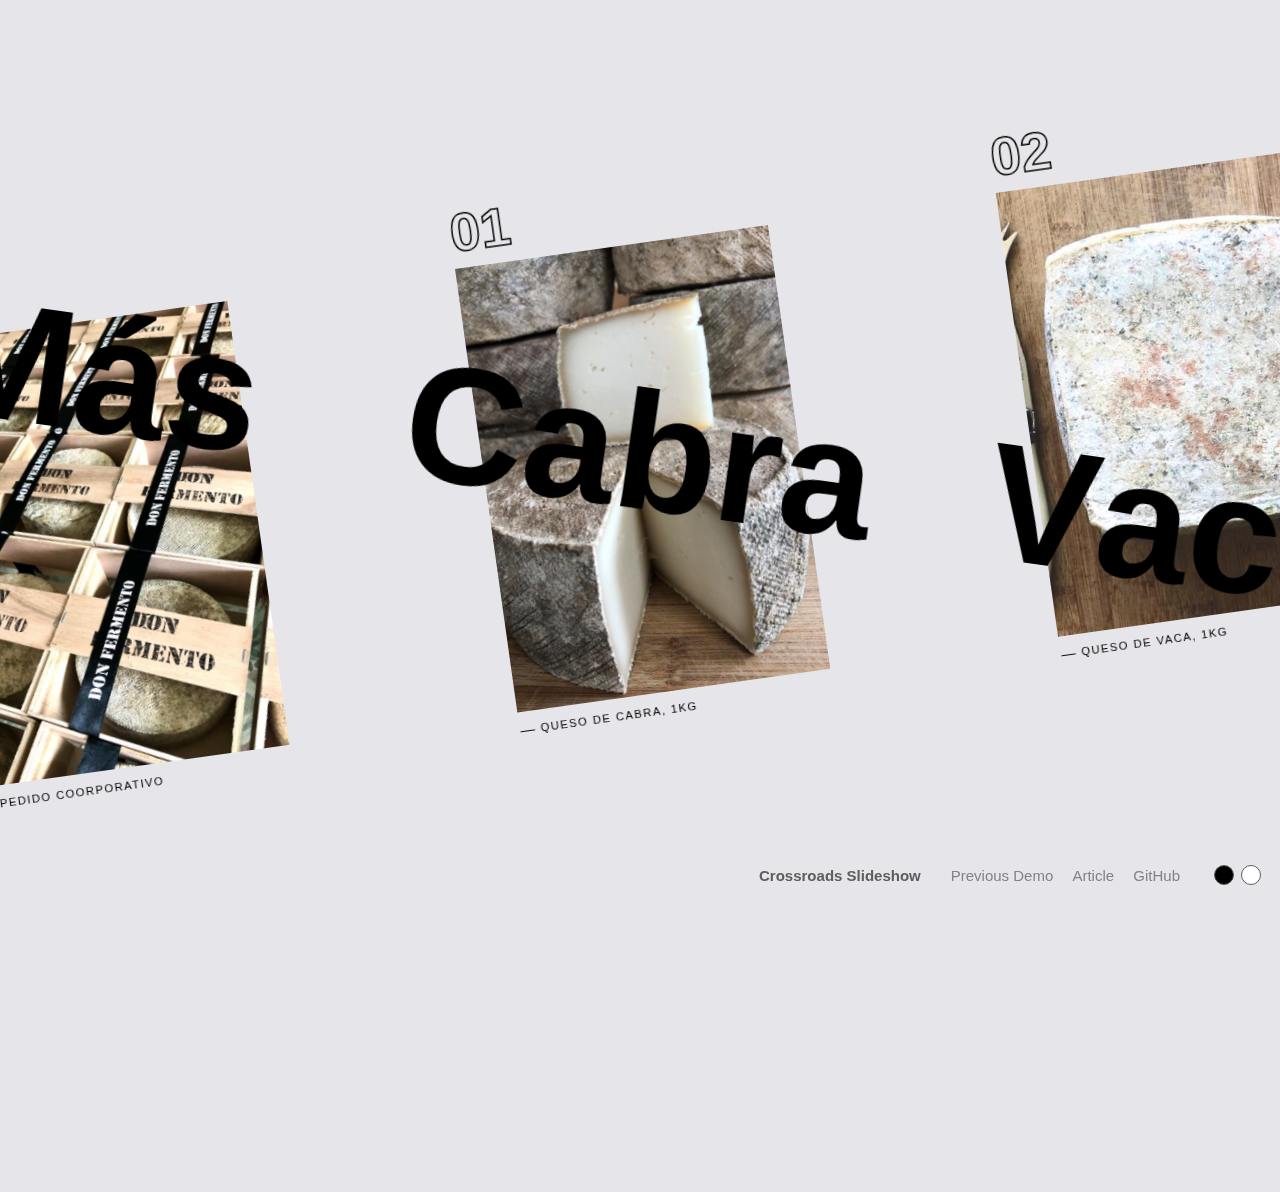
<file: CrossroadsSlideshow/index.html>
<!DOCTYPE html>
<html lang="en" class="no-js">
	<head>
		<meta charset="UTF-8" />
		<meta name="viewport" content="width=device-width, initial-scale=1">
		<title>Crossroads Slideshow | Codrops</title>
		<meta name="description" content="An experimental slideshow with an inclined look with three slide previews and a content view on click." />
		<meta name="keywords" content="slideshow, javascript, tweenmax, rotation, animation, css" />
		<meta name="author" content="Codrops" />
		<link rel="shortcut icon" href="favicon.ico">
		<link rel="stylesheet" type="text/css" href="css/base.css" />
		<script>document.documentElement.className="js";var supportsCssVars=function(){var e,t=document.createElement("style");return t.innerHTML="root: { --tmp-var: bold; }",document.head.appendChild(t),e=!!(window.CSS&&window.CSS.supports&&window.CSS.supports("font-weight","var(--tmp-var)")),t.parentNode.removeChild(t),e};supportsCssVars()||alert("Please view this demo in a modern browser that supports CSS Variables.");</script>
	</head>
	<body class="loading">
		<main>
			<div class="content">
				<article class="content__item">
					<div class="img-wrap img-wrap--content">
						<div class="img img--content" style="background-image: url(img/Queso\ 1.jpeg);"></div>
					</div>
					<header class="content__item-header">
						<span class="content__item-header-meta">Queso de Cabra, 1kg</span>
						<h2 class="content__item-header-title">Cabra</h2>
					</header>
					<div class="content__item-copy">
						<p class="content__item-copy-text">
						In the gloomy domed livingroom of the tower Buck Mulligan’s gowned form
						moved briskly to and fro about the hearth, hiding and revealing its
						yellow glow. Two shafts of soft daylight fell across the flagged floor
						from the high barbacans: and at the meeting of their rays a cloud of
						coalsmoke and fumes of fried grease floated, turning.
						</p>
						<a href="#" class="content__item-copy-more">more +</a>
					</div>
				</article>
				<article class="content__item">
					<div class="img-wrap img-wrap--content">
						<div class="img img--content" style="background-image: url(img/Queso\ 2.jpeg);"></div>
					</div>
					<header class="content__item-header">
						<span class="content__item-header-meta">Queso de Vaca, 1kg</span>
						<h2 class="content__item-header-title">Vaca</h2>
					</header>
					<div class="content__item-copy">
						<p class="content__item-copy-text">
						The key scraped round harshly twice and, when the heavy door had been
						set ajar, welcome light and bright air entered. Haines stood at the
						doorway, looking out. Stephen haled his upended valise to the table and
						sat down to wait. Buck Mulligan tossed the fry on to the dish beside
						him. Then he carried the dish and a large teapot over to the table, set
						them down heavily and sighed with relief.
						</p>
						<a href="#" class="content__item-copy-more">more +</a>
					</div>
				</article>
				<article class="content__item">
					<div class="img-wrap img-wrap--content">
						<div class="img img--content" style="background-image: url(img/Queso\ 3.jpeg);"></div>
					</div>
					<header class="content__item-header">
						<span class="content__item-header-meta">Pack queso de vaca + cabra</span>
						<h2 class="content__item-header-title">Pack</h2>
					</header>
					<div class="content__item-copy">
						<p class="content__item-copy-text">
						Stephen listened in scornful silence. She bows her old head to a voice
						that speaks to her loudly, her bonesetter, her medicineman: me she
						slights. To the voice that will shrive and oil for the grave all there
						is of her but her woman’s unclean loins, of man’s flesh made not in
						God’s likeness, the serpent’s prey.
						</p>
						<a href="#" class="content__item-copy-more">more +</a>
					</div>
				</article>
				<article class="content__item">
					<div class="img-wrap img-wrap--content">
						<div class="img img--content" style="background-image: url(img/Queso\ 4.jpeg);"></div>
					</div>
					<header class="content__item-header">
						<span class="content__item-header-meta">Pedidos corporativos</span>
						<h2 class="content__item-header-title">Más</h2>
					</header>
					<div class="content__item-copy">
						<p class="content__item-copy-text">
						And putting on his stiff collar and rebellious tie he spoke to them,
						chiding them, and to his dangling watchchain. His hands plunged and
						rummaged in his trunk while he called for a clean handkerchief. God,
						we’ll simply have to dress the character. I want puce gloves and green
						boots. Contradiction.
						</p>
						<a href="#" class="content__item-copy-more">more +</a>
					</div>
				</article>
			</div>
			<div class="revealer">
				<div class="revealer__inner"></div>
			</div>
			<div class="grid grid--slideshow">
				<figure class="grid__item grid__item--slide">
					<span class="number">01</span>
					<div class="img-wrap">
						<div class="img" style="background-image: url(img/Queso\ 1.jpeg);"></div>
					</div>
					<figcaption class="caption">Queso de Cabra, 1kg</figcaption>
				</figure>
				<figure class="grid__item grid__item--slide">
					<span class="number">02</span>
					<div class="img-wrap">
						<div class="img" style="background-image: url(img/Queso\ 2.jpeg);"></div>
					</div>
					<figcaption class="caption">Queso de Vaca, 1kg</figcaption>
				</figure>
				<figure class="grid__item grid__item--slide">
					<span class="number">03</span>
					<div class="img-wrap">
						<div class="img" style="background-image: url(img/Queso\ 3.jpeg);"></div>
					</div>
					<figcaption class="caption">Pack queso de vaca + cabra</figcaption>
				</figure>
				<figure class="grid__item grid__item--slide">
					<span class="number">04</span>
					<div class="img-wrap">
						<div class="img" style="background-image: url(img/Queso\ 4.jpeg);"></div>
					</div>
					<figcaption class="caption">Pedido coorporativo</figcaption>
				</figure>
				<div class="titles-wrap">
					<div class="grid grid--titles">
						<h3 class="grid__item grid__item--title">Cabra</h3>
						<h3 class="grid__item grid__item--title">Vaca</h3>
						<h3 class="grid__item grid__item--title">Pack</h3>
						<h3 class="grid__item grid__item--title">Más</h3>
					</div>
				</div>
				<div class="grid grid--interaction">
					<div class="grid__item grid__item--cursor grid__item--left"></div>
					<div class="grid__item grid__item--cursor grid__item--center"></div>
					<div class="grid__item grid__item--cursor grid__item--right"></div>
				</div>
			</div>
			<div class="frame">
				<div class="frame__title-wrap">
					<h1 class="frame__title">Crossroads Slideshow</h1>
					<div class="frame__links">
						<a href="https://tympanus.net/Development/ExplodingObjects/">Previous Demo</a>
						<a href="https://tympanus.net/codrops/?p=39863">Article</a>
						<a href="https://github.com/codrops/CrossroadsSlideshow/">GitHub</a>
					</div>
					<div class="frame__mode" role="radiogroup">
						<div class="frame__mode-item frame__mode-item--dark">
							<input id="mode-1" type="radio" name="mode" class="frame__mode-input"></input>
							<label class="frame__mode-label" for="mode-1">Dark mode</label>
						</div>
						<div class="frame__mode-item">
							<input id="mode-2" type="radio" name="mode" class="frame__mode-input" checked></input>
							<label class="frame__mode-label frame__mode-label--light" for="mode-2">Light mode</label>
						</div>
					</div>
				</div>
			</div><!-- /frame -->
		</main>
		<script src="js/imagesloaded.pkgd.min.js"></script>
		<script src="js/charming.min.js"></script>
		<script src="js/TweenMax.min.js"></script>
		<script src="js/demo.js"></script>
	</body>
</html>
</file>
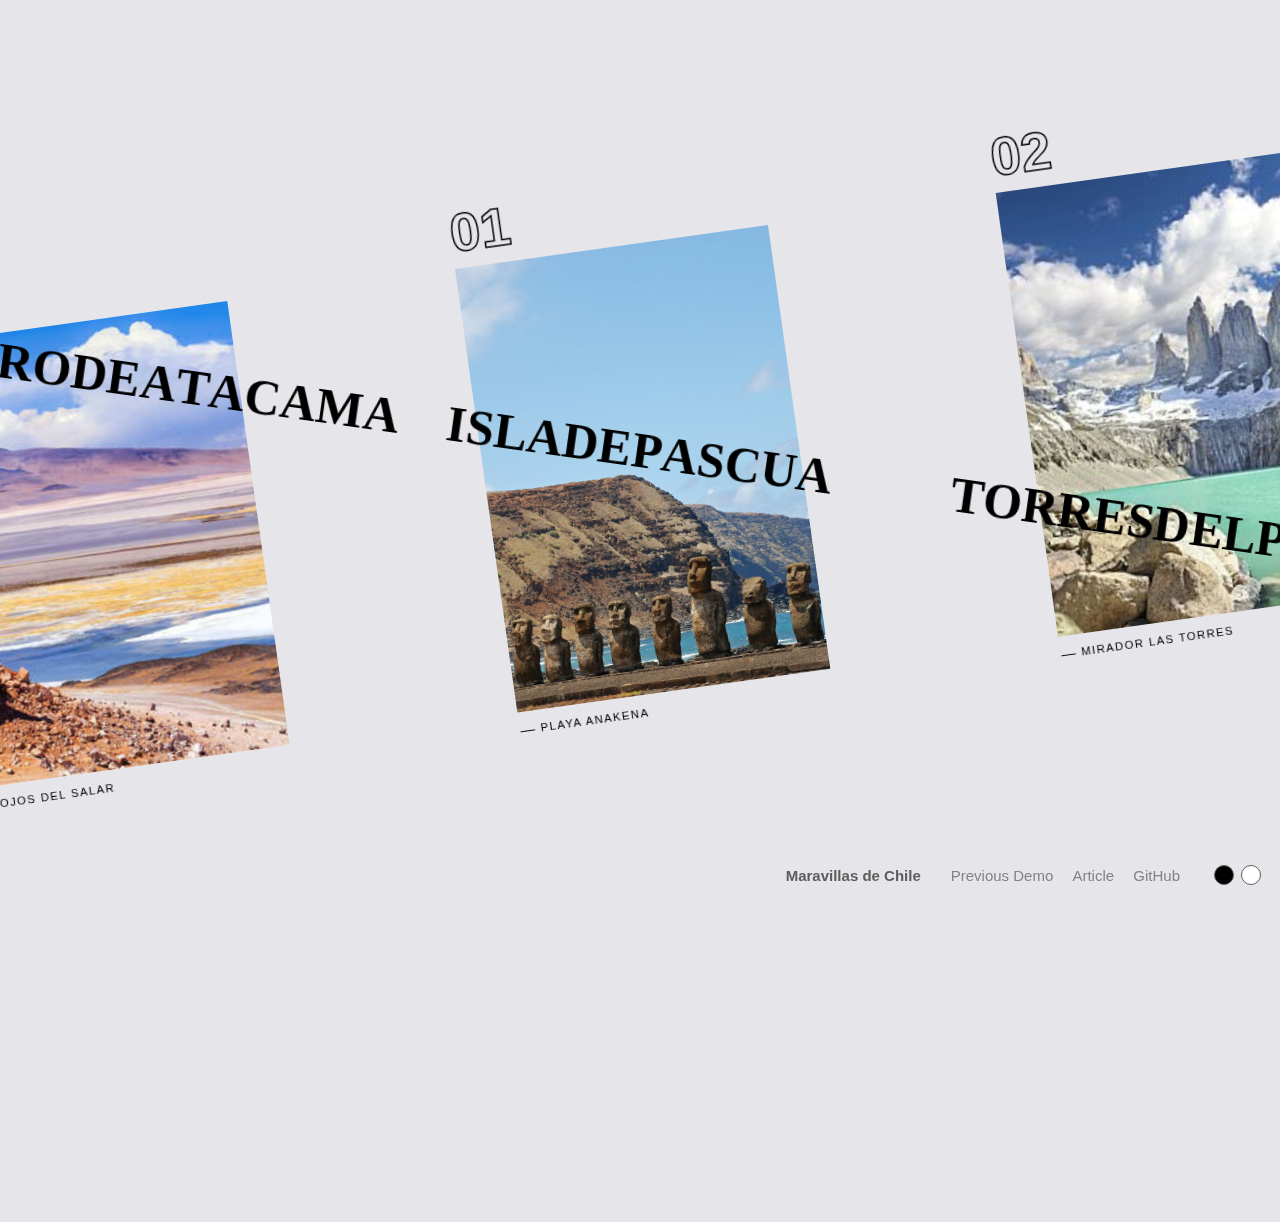
<file: Mejores lugares para visitar en chile_/index.html>
<!DOCTYPE html>
<html lang="en" class="no-js">
	<head>
		<meta charset="UTF-8" />
		<meta name="viewport" content="width=device-width, initial-scale=1">
		<title>Maravillas de Chile | Codrops</title>
		<meta name="description" content="An experimental slideshow with an inclined look with three slide previews and a content view on click." />
		<meta name="keywords" content="slideshow, javascript, tweenmax, rotation, animation, css" />
		<meta name="author" content="Codrops" />
		<link rel="shortcut icon" href="favicon.ico">
		<link rel="stylesheet" type="text/css" href="css/base.css" />
		<script>document.documentElement.className="js";var supportsCssVars=function(){var e,t=document.createElement("style");return t.innerHTML="root: { --tmp-var: bold; }",document.head.appendChild(t),e=!!(window.CSS&&window.CSS.supports&&window.CSS.supports("font-weight","var(--tmp-var)")),t.parentNode.removeChild(t),e};supportsCssVars()||alert("Please view this demo in a modern browser that supports CSS Variables.");</script>
	</head>
	<body class="loading">
		<main>
			<div class="content">
				<article class="content__item">
					<div class="img-wrap img-wrap--content">
						<div class="img img--content" style="background-image: url(img/1.jpg);"></div>
					</div>
					<header class="content__item-header">
						<span class="content__item-header-meta">Playa Anakena</span>
						<h2 class="content__item-header-title">Isla de Pascua</h2>
					</header>
					<div class="content__item-copy">
						<p class="content__item-copy-text">
						Isla ubicada en medio del Océano Pacífico con enormes moáis, playas, volcanes y actividades al aire libre. 
						¿Qué hacer? ¿Dónde ir? 
						<ul>
							<li type="circle">Playa Anakena</li>
							<li type="circle">Ahu Tongariki</li>
							<li type="circle">Rano Raraku</li>
							<li type="circle">Rano Kau</li>
							<li type="circle">Rapa Nui Parque Nacional</li>
							<li type="circle">Orongo</li>
							<li type="circle">Ahu Akivi</li>
							<li type="circle">Ma`unga Terevaka</li>
							</ul>
						</p>
						<a href="#" class="content__item-copy-more">more +</a>
					</div>
				</article>
				<article class="content__item">
					<div class="img-wrap img-wrap--content">
						<div class="img img--content" style="background-image: url(img/2.jpg);"></div>
					</div>
					<header class="content__item-header">
						<span class="content__item-header-meta">Mirador las Torres</span>
						<h2 class="content__item-header-title">Torres del Paine</h2>
					</header>
					<div class="content__item-copy">
						<p class="content__item-copy-text">
						Increíble Parque Nacional, ubicado al sur de Chile. En este podrás realizar una gran variedad de trekkings, llegando a lugares inolvidables. 
						Si no eres muy bueno para caminatas largas, no te preocupes! En este parque tienes la opción de alojar en la base y hacer senderos cortos,
						logrando apreciar de la misma forma este lugar. 
						¿Qué hacer? ¿Dónde ir? 
						<ul>
							<li type="circle">Circuito W </li>
							<li type="circle">Circuito O </li>
							<li type="circle">LagO Grey</li>
							<li type="circle">Villa Turística Río Serrano</li>
							<li type="circle">Lago Pehoé</li>
							<li type="circle">M.N. Cueva del Milodón</li>
						</p>
						<a href="#" class="content__item-copy-more">more +</a>
					</div>
				</article>
				<article class="content__item">
					<div class="img-wrap img-wrap--content">
						<div class="img img--content" style="background-image: url(img/3.jpg);"></div>
					</div>
					<header class="content__item-header">
						<span class="content__item-header-meta">Catedrales de Mármol</span>
						<h2 class="content__item-header-title">Carretera Austral</h2>
					</header>
					<div class="content__item-copy">
						<p class="content__item-copy-text">
						La carretera austral comienza en Puerto Montt y termina en Villa O'Higgins. 1200 kilómetros en los cuáles podrás realizar
						variadas actividades que te dejaran maravillado. 
						¿Qué hacer? ¿Dónde ir? 
						<ul>
							<li type="circle">Parque Pumalín</li>
							<li type="circle">Puyuhuapi</li>
							<li type="circle">Parque Naciona Queulat</li>
							<li type="circle">Futalefú</li>
							<li type="circle">Lago General Carrera</li>
							<li type="circle">Tortel - Villa O'Higgins</li>
							<li type="circle">Río Palena</li>
							<li type="circle">Río Baker</li>
							<li type="circle">Coyhaique</li>
							</ul>

						</p>
						<a href="#" class="content__item-copy-more">more +</a>
					</div>
				</article>
				<article class="content__item">
					<div class="img-wrap img-wrap--content">
						<div class="img img--content" style="background-image: url(img/4.jpg);"></div>
					</div>
					<header class="content__item-header">
						<span class="content__item-header-meta">Ojos del Salar</span>
						<h2 class="content__item-header-title">San Pedro de Atacama</h2>
					</header>
					<div class="content__item-copy">
						<p class="content__item-copy-text">
						Puerta hacia uno de los desiertos más grandes y más árido del mundo. Este destino te permitirá conocer las costumbres de los habitantes y podrás realizar
						multiples atractivos de la zona. 
						¿Qué hacer? ¿Dónde ir? 
						<ul>
							<li type="circle">Chiu Chiu</li>
							<li type="circle">Valle de la Luna</li>
							<li type="circle">Salar de Tara</li>
							<li type="circle">Geiser del Tatio</li>
							<li type="circle">Salar de Atacama</li>
							<li type="circle">Lagunas Altiplánicas</li>
							<li type="circle">Reserva Nacional los Flamencos</li>
							<li type="circle">Toconao</li>
							<li type="circle">Termas de Puritama</li>
							</ul>

						</p>
						<a href="#" class="content__item-copy-more">more +</a>
					</div>
				</article>
			</div>
			<div class="revealer">
				<div class="revealer__inner"></div>
			</div>
			<div class="grid grid--slideshow">
				<figure class="grid__item grid__item--slide">
					<span class="number">01</span>
					<div class="img-wrap">
						<div class="img" style="background-image: url(img/1.jpg);"></div>
					</div>
					<figcaption class="caption">Playa Anakena</figcaption>
				</figure>
				<figure class="grid__item grid__item--slide">
					<span class="number">02</span>
					<div class="img-wrap">
						<div class="img" style="background-image: url(img/2.jpg);"></div>
					</div>
					<figcaption class="caption">Mirador las Torres </figcaption>
				</figure>
				<figure class="grid__item grid__item--slide">
					<span class="number">03</span>
					<div class="img-wrap">
						<div class="img" style="background-image: url(img/3.jpg);"></div>
					</div>
					<figcaption class="caption">Catedrales de Mármol</figcaption>
				</figure>
				<figure class="grid__item grid__item--slide">
					<span class="number">04</span>
					<div class="img-wrap">
						<div class="img" style="background-image: url(img/4.jpg);"></div>
					</div>
					<figcaption class="caption">Ojos del Salar</figcaption>
				</figure>
				<div class="titles-wrap">
					<div class="grid grid--titles">
						<h3 class="grid__item grid__item--title">ISLA DE PASCUA</h3>
						<h3 class="grid__item grid__item--title">TORRES DEL PAINE</h3>
						<h3 class="grid__item grid__item--title">CARRETERA AUSTRAL</h3>
						<h3 class="grid__item grid__item--title" >     SAN PEDRO DE ATACAMA</h3>
					</div>
				</div>
				<div class="grid grid--interaction">
					<div class="grid__item grid__item--cursor grid__item--left"></div>
					<div class="grid__item grid__item--cursor grid__item--center"></div>
					<div class="grid__item grid__item--cursor grid__item--right"></div>
				</div>
			</div>
			<div class="frame">
				<div class="frame__title-wrap">
					<h1 class="frame__title">Maravillas de Chile</h1>
					<div class="frame__links">
						<a href="https://tympanus.net/Development/ExplodingObjects/">Previous Demo</a>
						<a href="https://tympanus.net/codrops/?p=39863">Article</a>
						<a href="https://github.com/codrops/CrossroadsSlideshow/">GitHub</a>
					</div>
					<div class="frame__mode" role="radiogroup">
						<div class="frame__mode-item frame__mode-item--dark">
							<input id="mode-1" type="radio" name="mode" class="frame__mode-input"></input>
							<label class="frame__mode-label" for="mode-1">Dark mode</label>
						</div>
						<div class="frame__mode-item">
							<input id="mode-2" type="radio" name="mode" class="frame__mode-input" checked></input>
							<label class="frame__mode-label frame__mode-label--light" for="mode-2">Light mode</label>
						</div>
					</div>
				</div>
			</div><!-- /frame -->
		</main>
		<script src="js/imagesloaded.pkgd.min.js"></script>
		<script src="js/charming.min.js"></script>
		<script src="js/TweenMax.min.js"></script>
		<script src="js/demo.js"></script>
	</body>
</html>
</file>
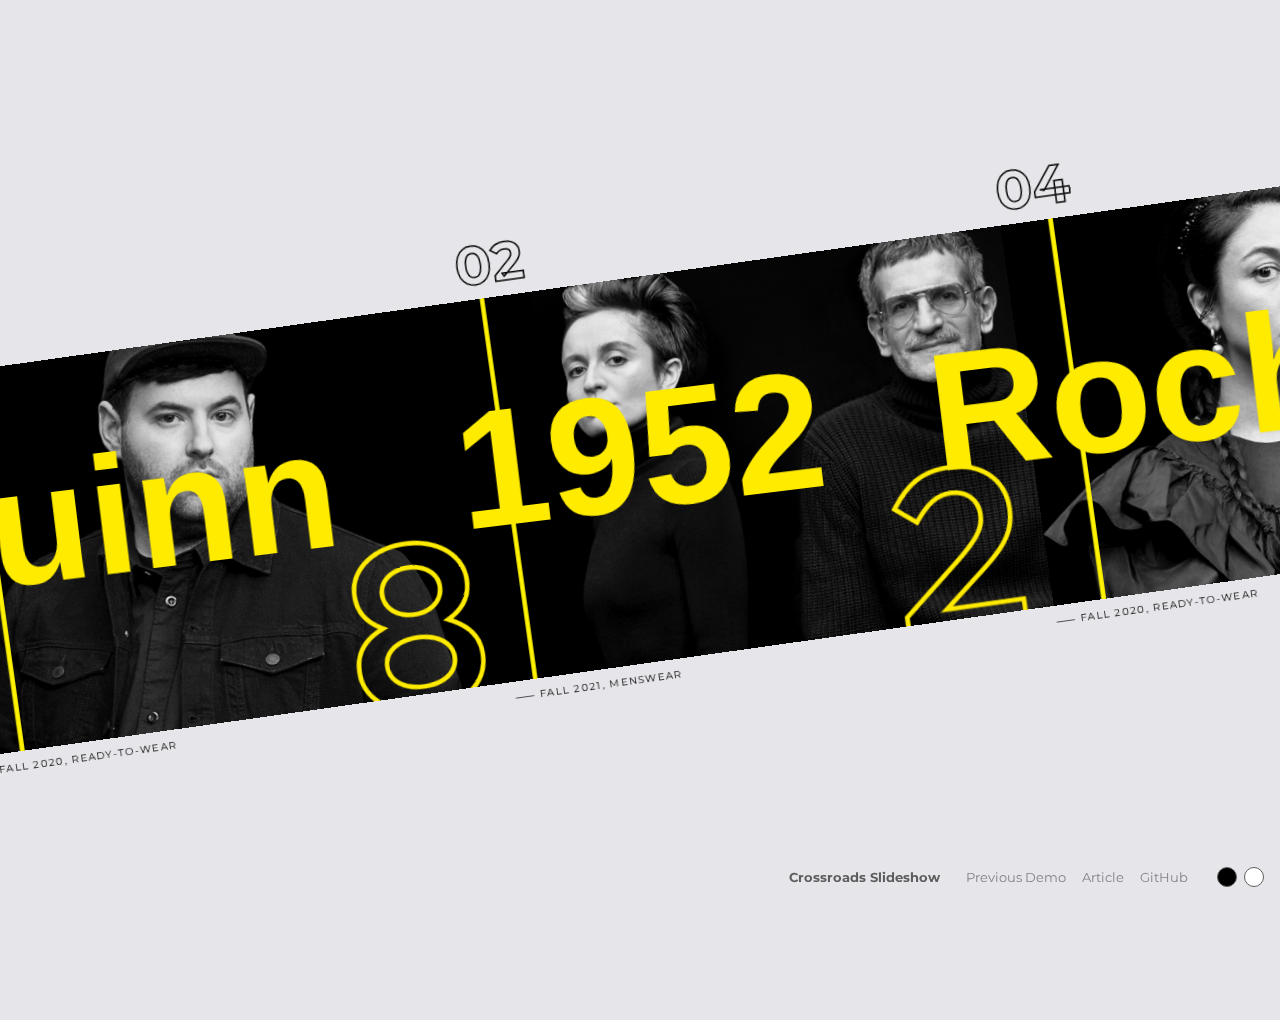
<file: Moncler-web/index.html>
<!DOCTYPE html>
<html lang="en" class="no-js">
	<link rel="preconnect" href="https://fonts.gstatic.com">
	<style>
		@import url('https://fonts.googleapis.com/css2?family=Montserrat:wght@400;700;900&display=swap');
		</style>
	<head>
		<meta charset="UTF-8" />
		<meta name="viewport" content="width=device-width, initial-scale=1">
		<title>Crossroads Slideshow | Codrops</title>
		<meta name="description" content="An experimental slideshow with an inclined look with three slide previews and a content view on click." />
		<meta name="keywords" content="slideshow, javascript, tweenmax, rotation, animation, css" />
		<meta name="author" content="Codrops" />
		<link rel="shortcut icon" href="favicon.ico">
		<link rel="stylesheet" type="text/css" href="css/base.css" />
		<script>document.documentElement.className="js";var supportsCssVars=function(){var e,t=document.createElement("style");return t.innerHTML="root: { --tmp-var: bold; }",document.head.appendChild(t),e=!!(window.CSS&&window.CSS.supports&&window.CSS.supports("font-weight","var(--tmp-var)")),t.parentNode.removeChild(t),e};supportsCssVars()||alert("Please view this demo in a modern browser that supports CSS Variables.");</script>
	</head>
	<body class="loading">
		<main>
			<div class="content">
				<article class="content__item">
					<div class="img-wrap img-wrap--content fondo">
						<div class="img img--content" style="background-image: url(img/2fondo.jpeg);"></div>
					</div>
					<header class="content__item-header">
						<span class="content__item-header-meta">2 Moncler</span>
						<h2 class="content__item-header-title" style="color:black">VERONICA LEONI
							& SERGIO ZAMBON</h2>
					</header>
					<div class="content__item-copy" style="color:black">
						<p class="content__item-copy-text">
							“Imagining an army of women on a quest for a lost paradise, I looked at the exoticism of the beginning of the XX century and interpreted it in a modern, intensely functional way. It’s all about femininity and elegance, with a twistedly practical angle. I am particularly proud of the collaboration with gender equality group Girl Up on a special item with the slogan: IT’S HER RIGHT”.

							<p>1952</p>
						</p>
						<a href="https://youtu.be/rGD40r36o6Y" class="content__item-copy-more" style="color: black">more +</a>
					</div>
				</article>
				<article class="content__item">
					<div class="img-wrap img-wrap--content fondo">
						<div class="img img--content" style="background-image: url(img/4fondo.jpeg);"></div>
					</div>
					<header class="content__item-header">
						<span class="content__item-header-meta">4 Moncler</span>
						<h2 class="content__item-header-title" style="color: white">Simone Rocha</h2>
					</header>
					<div class="content__item-copy">
						<p class="content__item-copy-text" style="color:white">
							“This collection was originally inspired by Fellini, dance, and the fantasy of dress. It is very much my interpretation of Moncler's technical expertise, exploring fabrications and silhouettes but bringing it all under the female gaze in my idea of modern femininity”.

							<p style="color:white">SIMONE ROCHA</p>
						</p>
						<a href="https://youtu.be/5BNta-DZweA" class="content__item-copy-more" style="color:white">more +</a>
					</div>
				</article>
				<article class="content__item">
					<div class="img-wrap img-wrap--content fondo">
						<div class="img img--content" style="background-image: url(img/6fondo.jpeg);"></div>
					</div>
					<header class="content__item-header">
						<span class="content__item-header-meta">6 Moncler</span>
						<h2 class="content__item-header-title" style="color: whitesmoke">1017 ALYX 9SM</h2>
					</header>
					<div class="content__item-copy">
						<p class="content__item-copy-text" style="color:white">
							“Working with Moncler means a lot of technology, applied to luxury garments that are meant to be wearable. We injected our own take into these principles, fusing our respective identities”.

						<p style="color:white">MATTHEW WILLIAMS</p>
						</p>
						<a href="https://youtu.be/eVIjx0G5ZjY" class="content__item-copy-more" style="color: #feeb00">more +</a>
					</div>
				</article>
				<article class="content__item">
					<div class="img-wrap img-wrap--content fondo">
						<div class="img img--content" style="background-image: url(img/8fondo4.jpeg);"></div>
					</div>
					<header class="content__item-header">
						<span class="content__item-header-meta" style="color:black">8 Moncler</span>
						<h2 class="content__item-header-title" style="color:black">Richard Quinn</h2>
					</header>
					<div class="content__item-copy">
						<p class="content__item-copy-text" style="color:black">
							“I wanted to create a 60s meets space age dynamic, a transition from the past to the future in my signature prints that match and clash, with strong headpieces for a vibrant idea of total luxe”. 

							<p style="color:black">RICHARD QUINN</p>
						</p>
						<a href="https://youtu.be/3X6MMUhtdeU" class="content__item-copy-more" style="color:black">more +</a>
					</div>
				</article>
			</div>
			<div class="revealer">
				<div class="revealer__inner"></div>
			</div>
			<div class="grid grid--slideshow">
				<figure class="grid__item grid__item--slide">
					<span class="number">02</span>
					<div class="img-wrap">
						<div class="img" style="background-image: url(img/moncler-2.jpeg);"></div>
					</div>
					<figcaption class="caption">Fall 2021, Menswear</figcaption>
				</figure>
				<figure class="grid__item grid__item--slide">
					<span class="number">04</span>
					<div class="img-wrap">
						<div class="img" style="background-image: url(img/moncler-4.png);"></div>
					</div>
					<figcaption class="caption">Fall 2020, Ready-to-wear</figcaption>
				</figure>
				<figure class="grid__item grid__item--slide">
					<span class="number">06</span>
					<div class="img-wrap">
						<div class="img" style="background-image: url(img/moncler-6.png);"></div>
					</div>
					<figcaption class="caption">Fall 2020, Ready-to-wear</figcaption>
				</figure>
				<figure class="grid__item grid__item--slide">
					<span class="number">08</span>
					<div class="img-wrap">
						<div class="img" style="background-image: url(img/moncler-8.png);"></div>
					</div>
					<figcaption class="caption">Fall 2020, Ready-to-wear</figcaption>
				</figure>
				<div class="titles-wrap">
					<div class="grid grid--titles">
						<h3 class="grid__item grid__item--title">1952</h3>
						<h3 class="grid__item grid__item--title">Rocha</h3>
						<h3 class="grid__item grid__item--title">ALYX</h3>
						<h3 class="grid__item grid__item--title">Quinn</h3>
					</div>
				</div>
				<div class="grid grid--interaction">
					<div class="grid__item grid__item--cursor grid__item--left"></div>
					<div class="grid__item grid__item--cursor grid__item--center"></div>
					<div class="grid__item grid__item--cursor grid__item--right"></div>
				</div>
			</div>
			<div class="frame">
				<div class="frame__title-wrap">
					<h1 class="frame__title">Crossroads Slideshow</h1>
					<div class="frame__links">
						<a href="https://tympanus.net/Development/ExplodingObjects/">Previous Demo</a>
						<a href="https://tympanus.net/codrops/?p=39863">Article</a>
						<a href="https://github.com/codrops/CrossroadsSlideshow/">GitHub</a>
					</div>
					<div class="frame__mode" role="radiogroup">
						<div class="frame__mode-item frame__mode-item--dark">
							<input id="mode-1" type="radio" name="mode" class="frame__mode-input"></input>
							<label class="frame__mode-label" for="mode-1">Dark mode</label>
						</div>
						<div class="frame__mode-item">
							<input id="mode-2" type="radio" name="mode" class="frame__mode-input" checked></input>
							<label class="frame__mode-label frame__mode-label--light" for="mode-2">Light mode</label>
						</div>
					</div>
				</div>
			</div><!-- /frame -->
		</main>
		<script src="js/imagesloaded.pkgd.min.js"></script>
		<script src="js/charming.min.js"></script>
		<script src="js/TweenMax.min.js"></script>
		<script src="js/demo.js"></script>
	</body>
</html>
</file>
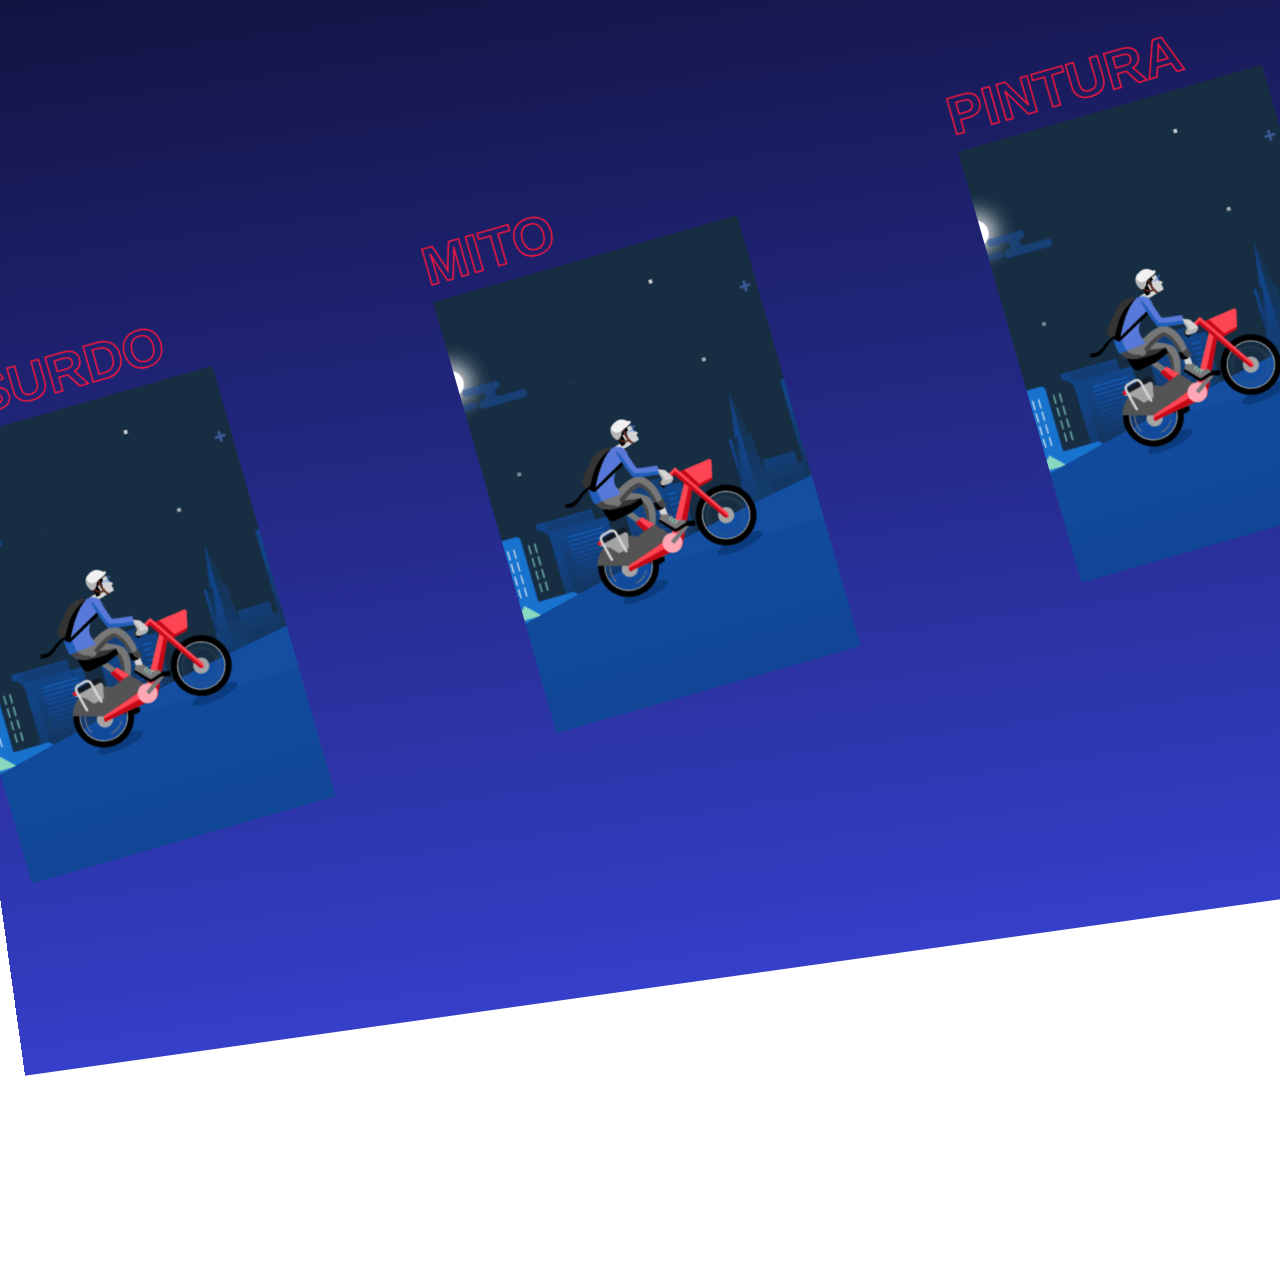
<file: Sisifo/index.html>
<!DOCTYPE html>
<html lang="en" class="no-js">
	<head>
		<meta charset="UTF-8" />
		<meta name="viewport" content="width=device-width, initial-scale=1">
		<title>Crossroads Slideshow | Codrops</title>
		<meta name="description" content="An experimental slideshow with an inclined look with three slide previews and a content view on click." />
		<meta name="keywords" content="slideshow, javascript, tweenmax, rotation, animation, css" />
		<meta name="author" content="Codrops" />
		<link rel="shortcut icon" href="favicon.ico">
		<link rel="stylesheet" type="text/css" href="css/base.css" />
		<script>document.documentElement.className="js";var supportsCssVars=function(){var e,t=document.createElement("style");return t.innerHTML="root: { --tmp-var: bold; }",document.head.appendChild(t),e=!!(window.CSS&&window.CSS.supports&&window.CSS.supports("font-weight","var(--tmp-var)")),t.parentNode.removeChild(t),e};supportsCssVars()||alert("Please view this demo in a modern browser that supports CSS Variables.");</script>
	</head>
	<body class="loading">
		<main>
			<div class="content">
				<article class="content__item">
					<div class="img-wrap img-wrap--content">
						<div class="img img--content"></div>
					</div>
					<header class="content__item-header">
						<span class="content__item-header-meta">Ovidio, "Las Metamorfosis"</span>
						<h2 class="content__item-header-title"> «¿Por qué éste, de sus hermanos», dice, «perpetuos sufre castigos?</h2>
					</header>
					<div class="content__item-copy">
						<p class="content__item-copy-text">
						
						</p>
						<a href="https://es.wikipedia.org/wiki/El_mito_de_S%C3%ADsifo" class="content__item-copy-more">más +</a>
					</div>
				</article>
				<article class="content__item">
					<div class="img-wrap img-wrap--content">
						<div class="img img--content" style="background-image: url(img/sisi.jpg);"></div>
					</div>
					<header class="content__item-header">
						<span class="content__item-header-meta">Tiziano, s.XVI </span>
						<h2 class="content__item-header-title"></h2>
					</header>
					<div class="content__item-copy">
						<p class="content__item-copy-text">
						</p>
						<a href="https://www.artehistoria.com/es/obra/s%C3%ADsifo" class="content__item-copy-more">más +</a>
					</div>
				</article>
				<article class="content__item">
					<div class="img-wrap img-wrap--content">
						<div class="img img--content"></div>
					</div>
					<header class="content__item-header">
						<span class="content__item-header-meta">Albert Camus</span>
						<h2 class="content__item-header-title"> <img class="camus" src="img/camus.jpeg" width="600vw"  alt="Camus"></h2>
					</header>
					<div class="content__item-copy">
						<p class="content__item-copy-text">
						"Yo decía que el mundo es absurdo y me adelantaba demasiado. Todo lo que se puede decir es que este mundo, en sí mismo, no es razonable. Pero lo que resulta absurdo es la confrontación de ese irracional y ese deseo desenfrenado de claridad cuyo llamamiento resuena en lo más profundo del hombre. Lo absurdo depende tanto del hombre como del mundo. Es por el momento su único lazo. Une el uno al otro como sólo el odio puede unir a los seres."
						</p>
						<a href="https://es.wikipedia.org/wiki/Albert_Camus#Absurdismo" class="content__item-copy-more">más +</a>
					</div>
				</article>
				<article class="content__item">
					<div class="img-wrap img-wrap--content">
						<div class="img img--content" style="background-image: url(img/5.jpeg);"></div>
					</div>
					<header class="content__item-header">
						<span class="content__item-header-meta"></span>
						<h2 class="content__item-header-title"></h2>
					</header>
					<div class="content__item-copy">
						<p class="content__item-copy-text">
							Arrastrar la piedra 
							sabiendola sepultura eterna, infinita. 
							Así el Sísifo de jornada partida recibe la piedra
							mientras le comen el hígado, 
							mientras se convierte en piedra, 
							a la espera de que cierran la caja de Pandora, 
							al menos durante 8 horas, 
							o hasta que Amazon la convierta en servicio prime
							o hasta que todos seamos los mensajeros de 
							Marathon, 
							o hasta que La Tempestad se lleve las cosechas de
							Monsanto. 
							Ser Troya o ser un caballo, 
							hasta que la piedra vuelva a bajar. 
							Sísifo, calienta que sales.
						</p>
						<a href="https://pajaritas-para-muertos.tumblr.com/" class="content__item-copy-more">más +</a>
					</div>
				</article>
			</div>
			<div class="revealer">
				<div class="revealer__inner"></div>
			</div>
			<div class="grid grid--slideshow">
				<figure class="grid__item grid__item--slide">
					<span class="number">MITO</span>
					<div class="img-wrap">
						<div class="img" style="background-image: url(img/uber.gif);"></div>
					</div>
					<figcaption class="caption">mito</figcaption>
				</figure>
				<figure class="grid__item grid__item--slide">
					<span class="number">PINTURA</span>
					<div class="img-wrap">
						<div class="img" style="background-image: url(img/uber.gif);"></div>
					</div>
					<figcaption class="caption">Acapulco, March 25</figcaption>
				</figure>
				<figure class="grid__item grid__item--slide">
					<span class="number">NAUSEA</span>
					<div class="img-wrap">
						<div class="img" style="background-image: url(img/uber.gif);"></div>
					</div>
					<figcaption class="caption">Brisbane, March 26</figcaption>
				</figure>
				<figure class="grid__item grid__item--slide">
					<span class="number">ABSURDO</span>
					<div class="img-wrap">
						<div class="img" style="background-image: url(img/uber.gif);"></div>
					</div>
					<figcaption class="caption">Berlin, March 27</figcaption>
				</figure>
				<div class="titles-wrap">
					<div class="grid grid--titles">
						<h3 class="grid__item grid__item--title">THAT</h3>
						<h3 class="grid__item grid__item--title">SISIFO</h3>
						<h3 class="grid__item grid__item--title">THAT</h3>
						<h3 class="grid__item grid__item--title">SISIFO</h3>
					</div>
				</div>
				<div class="grid grid--interaction">
					<div class="grid__item grid__item--cursor grid__item--left"></div>
					<div class="grid__item grid__item--cursor grid__item--center"></div>
					<div class="grid__item grid__item--cursor grid__item--right"></div>
				</div>
			</div>
			<div class="frame">
				<div class="frame__title-wrap">
					
					<div class="frame__mode" role="radiogroup">
						
						
					</div>
				</div>
			</div><!-- /frame -->
		</main>
		<script src="js/imagesloaded.pkgd.min.js"></script>
		<script src="js/charming.min.js"></script>
		<script src="js/TweenMax.min.js"></script>
		<script src="js/demo.js"></script>
	</body>
</html>
</file>
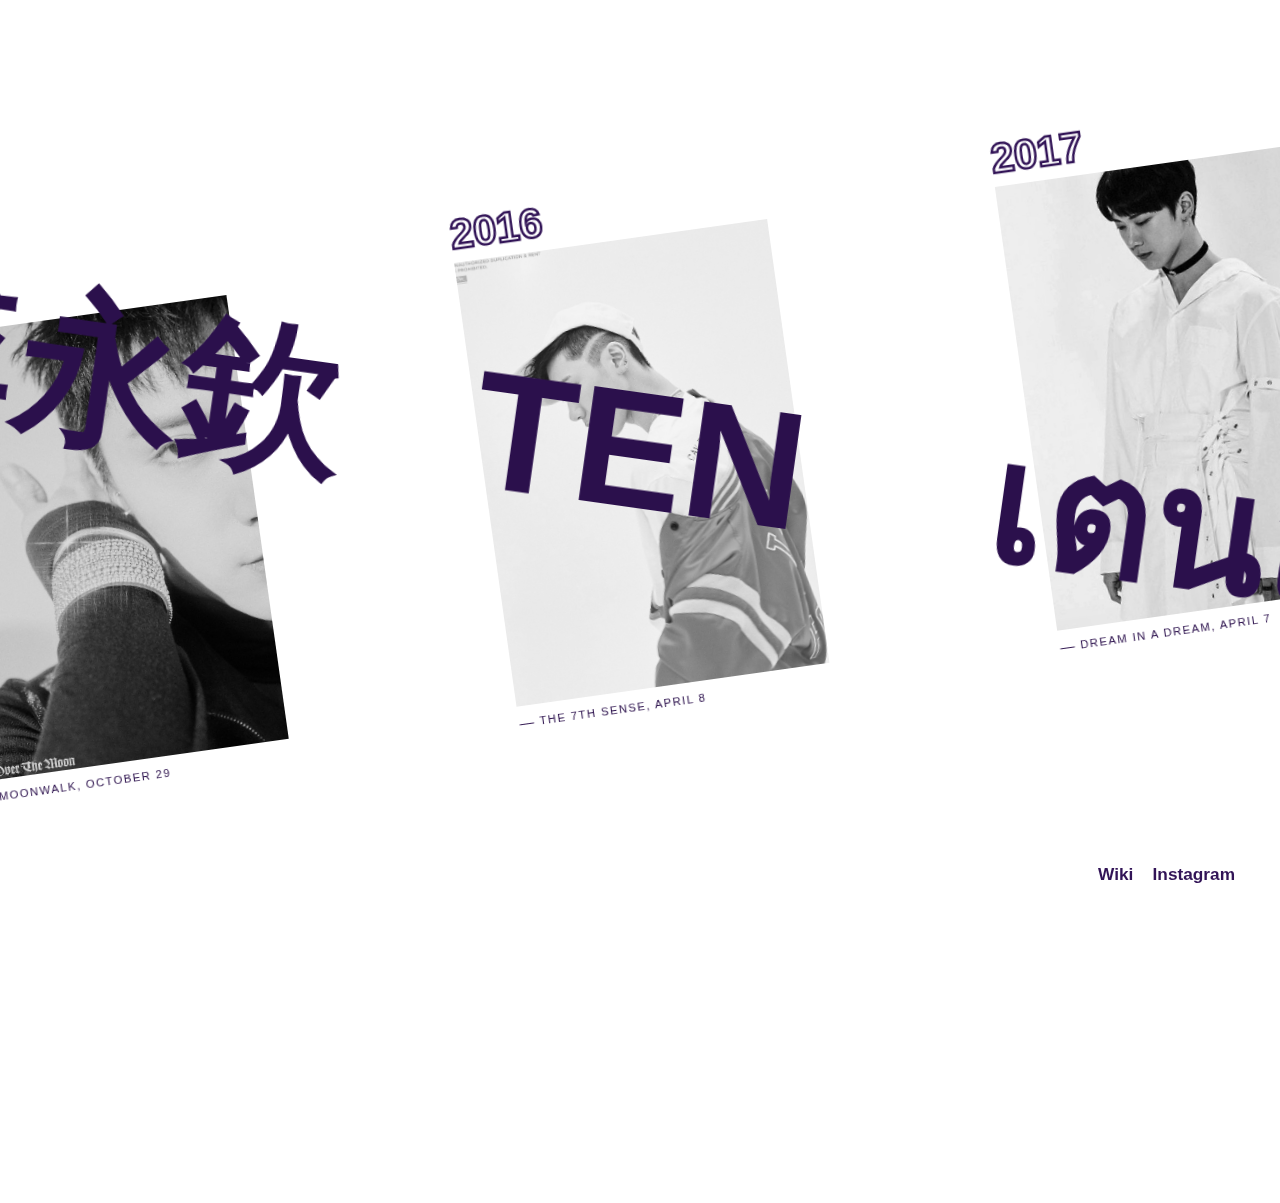
<file: Ten/index.html>
<!DOCTYPE html>
<html lang="en" class="no-js">
	<head>
		<meta charset="UTF-8" />
		<meta name="viewport" content="width=device-width, initial-scale=1">
		<title>Crossroads Slideshow | Codrops</title>
		<meta name="description" content="An experimental slideshow with an inclined look with three slide previews and a content view on click." />
		<meta name="keywords" content="slideshow, javascript, tweenmax, rotation, animation, css" />
		<meta name="author" content="Codrops" />
		<link rel="shortcut icon" href="favicon.ico">
		<link rel="stylesheet" type="text/css" href="css/base.css" />
		<script>document.documentElement.className="js";var supportsCssVars=function(){var e,t=document.createElement("style");return t.innerHTML="root: { --tmp-var: bold; }",document.head.appendChild(t),e=!!(window.CSS&&window.CSS.supports&&window.CSS.supports("font-weight","var(--tmp-var)")),t.parentNode.removeChild(t),e};supportsCssVars()||alert("Please view this demo in a modern browser that supports CSS Variables.");</script>
	</head>
	<body class="loading">
		<main>
			<div class="content">
				<article class="content__item">
					<div class="img-wrap img-wrap--content">
						<div class="img img--content" style="background-image: url(img/Ten12.jpg);"></div>
					</div>
					<header class="content__item-header">
						<span class="content__item-header-meta">April 8, 2016</span>
						<h2 class="content__item-header-title">The 7th Sense</h2>
					</header>
					<div class="content__item-copy">
						<p class="content__item-copy-text">
						    It wraps around me, hate is on me
							Each day repeats but it’s okay
							I’m walking on top of a deep darkness
							Look at what is real, that’s hidden over there
							Open your eyes, quietly open your eyes
						</p>
						<a href="https://www.youtube.com/watch?v=3UGMDJ9kZCA&ab_channel=SMTOWN" style="text-decoration: underline;" class="content__item-copy-more">mv link</a>
					</div>
				</article>
				<article class="content__item">
					<div class="img-wrap img-wrap--content">
						<div class="img img--content" style="background-image: url(img/Ten3.jpg);"></div>
					</div>
					<header class="content__item-header">
						<span class="content__item-header-meta">April 7, 2017</span>
						<h2 class="content__item-header-title">Dream in a Dream</h2>
					</header>
					<div class="content__item-copy">
						<p class="content__item-copy-text">
							I'm staying up, I don't wanna come down from your love
							We'll get lost together, let me flow
							Don't ever let me come down from your love
							From your love, from your love
						</p>
						<a href="https://www.youtube.com/watch?v=V4gCv1CifJg&ab_channel=SMTOWN" style="text-decoration: underline;" class="content__item-copy-more">mv link</a>
					</div>
				</article>
				<article class="content__item">
					<div class="img-wrap img-wrap--content">
						<div class="img img--content" style="background-image: url(img/Ten15.jpg);"></div>
					</div>
					<header class="content__item-header">
						<span class="content__item-header-meta">February 26, 2018</span>
						<h2 class="content__item-header-title">Baby Don't Stop</h2>
					</header>
					<div class="content__item-copy">
						<p class="content__item-copy-text">
							After seeing you for the first time
							I got a feeling that I didn't need another trivial reason
							A magic that I can feel up to one hundredth of a second
							For one delicate minute
							All of my nerves are all on edge
							I want to get to know you
							Every strange subtle small thrill is brought to me
						</p>
						<a href="https://www.youtube.com/watch?v=k0DqRstCgj4&ab_channel=SMTOWN" style="text-decoration: underline;" class="content__item-copy-more">mv link</a>
					</div>
				</article>
				<article class="content__item">
					<div class="img-wrap img-wrap--content">
						<div class="img img--content" style="background-image: url(img/Ten13.jpg);"></div>
					</div>
					<header class="content__item-header">
						<span class="content__item-header-meta">October 29, 2019</span>
						<h2 class="content__item-header-title">Moonwalk</h2>
					</header>
					<div class="content__item-copy">
						<p class="content__item-copy-text">
							The future sweeps across
							The dream shatters the stone open
							I, selected by love, stride on with Moonwalk
						</p>
						<a href="https://www.youtube.com/watch?v=UsaGgEjqNoE&ab_channel=SMTOWN" style="text-decoration: underline;" class="content__item-copy-more">mv link</a>
					</div>
				</article>
			</div>
			<div class="revealer">
				<div class="revealer__inner"></div>
			</div>
			<div class="grid grid--slideshow">
				<figure class="grid__item grid__item--slide">
					<span class="number">2016</span>
					<div class="img-wrap">
						<div class="img" style="background-image: url(img/Ten14.jpg);"></div>
					</div>
					<figcaption class="caption">The 7th Sense, April 8 </figcaption>
				</figure>
				<figure class="grid__item grid__item--slide">
					<span class="number">2017</span>
					<div class="img-wrap">
						<div class="img" style="background-image: url(img/Ten4.jpg);"></div>
					</div>
					<figcaption class="caption">Dream in a Dream, April 7</figcaption>
				</figure>
				<figure class="grid__item grid__item--slide">
					<span class="number">2018</span>
					<div class="img-wrap">
						<div class="img" style="background-image: url(img/Ten7.jpg);"></div>
					</div>
					<figcaption class="caption">Baby Don't Stop, February 26</figcaption>
				</figure>
				<figure class="grid__item grid__item--slide">
					<span class="number">2019</span>
					<div class="img-wrap">
						<div class="img" style="background-image: url(img/Ten10.jpg);"></div>
					</div>
					<figcaption class="caption">Moonwalk, October 29</figcaption>
				</figure>
				
				<div class="titles-wrap">
					<div class="grid grid--titles">
						<h3 class="grid__item grid__item--title">TEN</h3>
						<h3 class="grid__item grid__item--title">เตนล์</h3>
						<h3 class="grid__item grid__item--title">텐</h3>
						<h3 class="grid__item grid__item--title">李永欽</h3>
					</div>
				</div>
				<div class="grid grid--interaction">
					<div class="grid__item grid__item--cursor grid__item--left"></div>
					<div class="grid__item grid__item--cursor grid__item--center"></div>
					<div class="grid__item grid__item--cursor grid__item--right"></div>
				</div>
			</div>
			<div class="frame">
				<div class="frame__title-wrap">
					<div class="frame__links">
						<a href="https://en.wikipedia.org/wiki/Ten_(singer)" style="font-weight:bold; font-size: 115%;" >Wiki</a>
						<a href="https://www.instagram.com/tenlee_1001/" style="font-weight:bold; font-size: 115%;">Instagram</a>
					</div>
					</div>
				</div>
			</div><!-- /frame -->
		</main>
		<script src="js/imagesloaded.pkgd.min.js"></script>
		<script src="js/charming.min.js"></script>
		<script src="js/TweenMax.min.js"></script>
		<script src="js/demo.js"></script>
	</body>
</html>
</file>
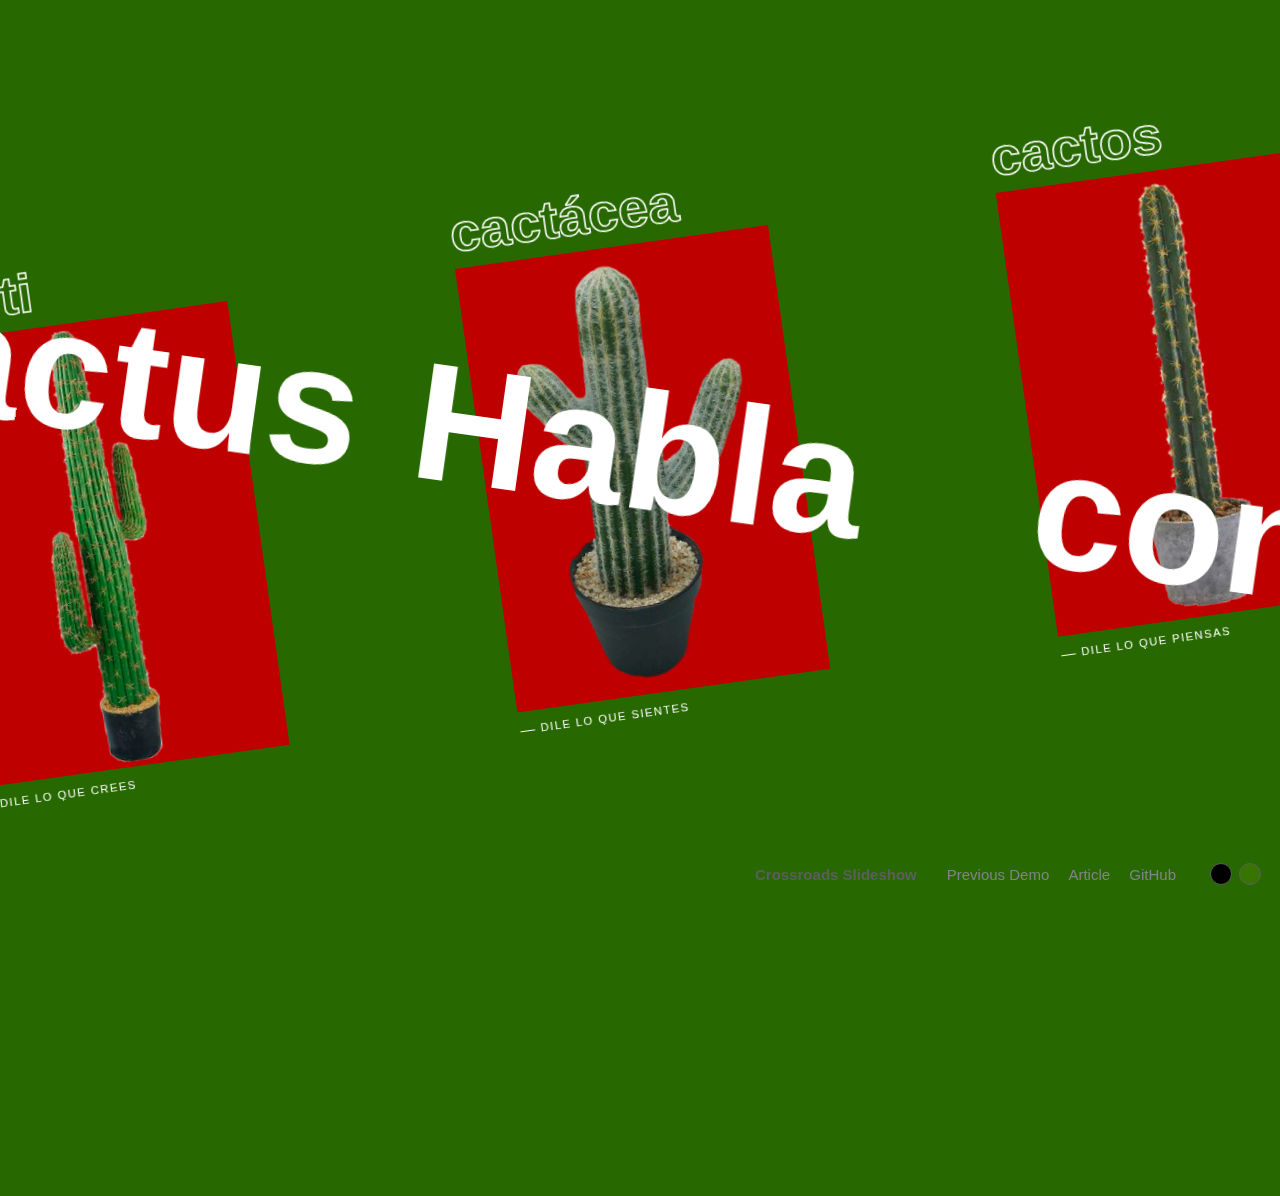
<file: ayudantía/CrossroadsSlideshow/index.html>
<!DOCTYPE html> 
<html lang="en" class="no-js">
	<head>
		<meta charset="UTF-8" />
		<meta name="viewport" content="width=device-width, initial-scale=1">
		<title>Crossroads Slideshow | Codrops</title>
		<meta name="description" content="An experimental slideshow with an inclined look with three slide previews and a content view on click." />
		<meta name="keywords" content="slideshow, javascript, tweenmax, rotation, animation, css" />
		<meta name="author" content="Codrops" />
		<link rel="preconnect" href="https://fonts.gstatic.com">

		<link rel="shortcut icon" href="favicon.ico">
		<link rel="stylesheet" type="text/css" href="css/base.css" />
		<script>document.documentElement.className="js";var supportsCssVars=function(){var e,t=document.createElement("style");return t.innerHTML="root: { --tmp-var: bold; }",document.head.appendChild(t),e=!!(window.CSS&&window.CSS.supports&&window.CSS.supports("font-weight","var(--tmp-var)")),t.parentNode.removeChild(t),e};supportsCssVars()||alert("Please view this demo in a modern browser that supports CSS Variables.");</script>
	</head>
	<body class="loading light-mode">
		<main>
			<div class="content">
				<article class="content__item">
					<div class="img-wrap img-wrap--content">
						<div class="img img--content" style="background-image: url(img/cactus\ 1.jpg);"></div>
					</div>
					<header class="content__item-header">
						<span class="content__item-header-meta">Dime lo que sientes</span>
						<h2 class="content__item-header-title">¡Hola humano!</h2>
					</header>
					<div class="content__item-copy">
						<p class="content__item-copy-text">
						In the gloomy domed livingroom of the tower Buck Mulligan’s gowned form
						moved briskly to and fro about the hearth, hiding and revealing its
						yellow glow. Two shafts of soft daylight fell across the flagged floor
						from the high barbacans: and at the meeting of their rays a cloud of
						coalsmoke and fumes of fried grease floated, turning.
						</p>
						<a href="#" class="content__item-copy-more">more +</a>
					</div>
				</article>
				<article class="content__item">
					<div class="img-wrap img-wrap--content">
						<div class="img img--content" style="background-image: url(img/cactus\ 3.jpg);"></div>
					</div>
					<header class="content__item-header">
						<span class="content__item-header-meta">Dime lo que piensas</span>
						<h2 class="content__item-header-title">¡Hola humano!</h2>
					</header>
					<div class="content__item-copy">
						<p class="content__item-copy-text">
						The key scraped round harshly twice and, when the heavy door had been
						set ajar, welcome light and bright air entered. Haines stood at the
						doorway, looking out. Stephen haled his upended valise to the table and
						sat down to wait. Buck Mulligan tossed the fry on to the dish beside
						him. Then he carried the dish and a large teapot over to the table, set
						them down heavily and sighed with relief.
						</p>
						<a href="#" class="content__item-copy-more">more +</a>
					</div>
				</article>
				<article class="content__item">
					<div class="img-wrap img-wrap--content">
						<div class="img img--content" style="background-image: url(img/cactus\ 2.jpg);"></div>
					</div>
					<header class="content__item-header">
						<span class="content__item-header-meta">Dime lo que imaginas

						</span>
						<h2 class="content__item-header-title">¡Hola humano!
	
						</h2>
					</header>
					<div class="content__item-copy">
						<p class="content__item-copy-text">
						Stephen listened in scornful silence. She bows her old head to a voice
						that speaks to her loudly, her bonesetter, her medicineman: me she
						slights. To the voice that will shrive and oil for the grave all there
						is of her but her woman’s unclean loins, of man’s flesh made not in
						God’s likeness, the serpent’s prey.
						</p>
						<a href="#" class="content__item-copy-more">more +</a>
					</div>
				</article>
				<article class="content__item">
					<div class="img-wrap img-wrap--content">
						<div class="img img--content" style="background-image: url(img/cactus\ 4.jpg);"></div>
					</div>
					<header class="content__item-header">
						<span class="content__item-header-meta">Dime lo que crees</span>
						<h2 class="content__item-header-title">¡Hola humano!</h2>
					</header>
					<div class="content__item-copy">
						<p class="content__item-copy-text">
						And putting on his stiff collar and rebellious tie he spoke to them,
						chiding them, and to his dangling watchchain. His hands plunged and
						rummaged in his trunk while he called for a clean handkerchief. God,
						we’ll simply have to dress the character. I want puce gloves and green
						boots. Contradiction.
						</p>
						<a href="#" class="content__item-copy-more">more +</a>
					</div>
				</article>
			</div>
			<div class="revealer">
				<div class="revealer__inner"></div>
			</div>
			<div class="grid grid--slideshow">
				<figure class="grid__item grid__item--slide">
					<span class="number">cactácea</span>
					<div class="img-wrap">
						<div class="img" style="background-image: url(img/cactus\ 1.2.jpg);"></div>
					</div>
					<figcaption class="caption">Dile lo que sientes</figcaption>
				</figure>
				<figure class="grid__item grid__item--slide">
					<span class="number">cactos</span>
					<div class="img-wrap">
						<div class="img" style="background-image: url(img/cactus\ 3.4.jpg);"></div>
					</div>
					<figcaption class="caption">Dile lo que piensas</figcaption>
				</figure>
				<figure class="grid__item grid__item--slide">
					<span class="number">cactus</span>
					<div class="img-wrap">
						<div class="img" style="background-image: url(img/cactus\ 2.3.jpg);"></div>
					</div>
					<figcaption class="caption">Dile lo que imaginas</figcaption>
				</figure>
				<figure class="grid__item grid__item--slide">
					<span class="number">cacti</span>
					<div class="img-wrap">
						<div class="img" style="background-image: url(img/cactus\ 4.1.jpg);"></div>
					</div>
					<figcaption class="caption">Dile lo que crees</figcaption>
				</figure>
				<div class="titles-wrap">
					<div class="grid grid--titles">
						<h3 class="grid__item grid__item--title">Habla</h3>
						<h3 class="grid__item grid__item--title">con</h3>
						<h3 class="grid__item grid__item--title">un</h3>
						<h3 class="grid__item grid__item--title">cactus</h3>
					</div>
				</div>
				<div class="grid grid--interaction">
					<div class="grid__item grid__item--cursor grid__item--left"></div>
					<div class="grid__item grid__item--cursor grid__item--center"></div>
					<div class="grid__item grid__item--cursor grid__item--right"></div>
				</div>
			</div>
			<div class="frame">
				<div class="frame__title-wrap">
					<h1 class="frame__title">Crossroads Slideshow</h1>
					<div class="frame__links">
						<a href="https://tympanus.net/Development/ExplodingObjects/">Previous Demo</a>
						<a href="https://tympanus.net/codrops/?p=39863">Article</a>
						<a href="https://github.com/codrops/CrossroadsSlideshow/">GitHub</a>
					</div>
					<div class="frame__mode" role="radiogroup">
						<div class="frame__mode-item frame__mode-item--dark">
							<input id="mode-1" type="radio" name="mode" class="frame__mode-input"></input>
							<label class="frame__mode-label" for="mode-1">Dark mode</label>
						</div>
						<div class="frame__mode-item">
							<input id="mode-2" type="radio" name="mode" class="frame__mode-input" checked></input>
							<label class="frame__mode-label frame__mode-label--light" for="mode-2">Light mode</label>
						</div>
					</div>
				</div>
			</div><!-- /frame -->
		</main>
		<script src="js/imagesloaded.pkgd.min.js"></script>
		<script src="js/charming.min.js"></script>
		<script src="js/TweenMax.min.js"></script>
		<script src="js/demo.js"></script>
	</body>
</html>
</file>
<file: CrossroadsSlideshow/css/base.css>
article,aside,details,figcaption,figure,footer,header,hgroup,main,nav,section,summary{display:block;}audio,canvas,video{display:inline-block;}audio:not([controls]){display:none;height:0;}[hidden]{display:none;}html{font-family:sans-serif;-ms-text-size-adjust:100%;-webkit-text-size-adjust:100%;}body{margin:0;}a:focus{outline:thin dotted;}a:active,a:hover{outline:0;}h1{font-size:2em;margin:0.67em 0;}abbr[title]{border-bottom:1px dotted;}b,strong{font-weight:bold;}dfn{font-style:italic;}hr{-moz-box-sizing:content-box;box-sizing:content-box;height:0;}mark{background:#ff0;color:#000;}code,kbd,pre,samp{font-family:monospace,serif;font-size:1em;}pre{white-space:pre-wrap;}q{quotes:"\201C" "\201D" "\2018" "\2019";}small{font-size:80%;}sub,sup{font-size:75%;line-height:0;position:relative;vertical-align:baseline;}sup{top:-0.5em;}sub{bottom:-0.25em;}img{border:0;}svg:not(:root){overflow:hidden;}figure{margin:0;}fieldset{border:1px solid #c0c0c0;margin:0 2px;padding:0.35em 0.625em 0.75em;}legend{border:0;padding:0;}button,input,select,textarea{font-family:inherit;font-size:100%;margin:0;}button,input{line-height:normal;}button,select{text-transform:none;}button,html input[type="button"],input[type="reset"],input[type="submit"]{-webkit-appearance:button;cursor:pointer;}button[disabled],html input[disabled]{cursor:default;}input[type="checkbox"],input[type="radio"]{box-sizing:border-box;padding:0;}input[type="search"]{-webkit-appearance:textfield;-moz-box-sizing:content-box;-webkit-box-sizing:content-box;box-sizing:content-box;}input[type="search"]::-webkit-search-cancel-button,input[type="search"]::-webkit-search-decoration{-webkit-appearance:none;}button::-moz-focus-inner,input::-moz-focus-inner{border:0;padding:0;}textarea{overflow:auto;vertical-align:top;}table{border-collapse:collapse;border-spacing:0;}
*,
*::after,
*::before {
	box-sizing: border-box;
}

.debug {
	transform: scale(0.5);
}

.debug * {
	outline: 1px solid red;
	opacity: 0.9;
}

html, body {
	height: 100%;
}

:root {
	font-size: 15px;
}

body {
	--color-text: #5d5d5d;
	--color-bg: #e6e6ea;
	--color-link: #838288;
	--color-link-hover: #000;
	--color-number: #000;
	--color-title: #000;
	--color-caption: #000;
	--color-content: #000;
	--color-content-bg: var(--color-bg);
	--color-reveal-bg: var(--color-bg);
	color: var(--color-text);
	background-color: var(--color-bg);
	font-family: transat-text, sans-serif;
	-webkit-font-smoothing: antialiased;
	-moz-osx-font-smoothing: grayscale;
	text-rendering: optimizeLegibility;
}

.dark-mode {
	--color-text: #424242;
	--color-bg: #101010;
	--color-link: #bb3a3a;
	--color-link-hover: #fff;
	--color-number: #484848;
	--color-title: #bb3a3a;
	--color-caption: #484848;
	--color-content: #dadada;
	--color-content-title: #bb3a3a;
	--color-content-meta: #fff;
}

/* Page Loader */
.js .loading::before {
	content: '';
	position: fixed;
	z-index: 100000;
	top: 0;
	left: 0;
	width: 100%;
	height: 100%;
	background: var(--color-bg);
}

.js .loading::after {
	content: '';
	position: fixed;
	z-index: 100000;
	top: 50%;
	left: 50%;
	width: 60px;
	height: 60px;
	margin: -30px 0 0 -30px;
	pointer-events: none;
	border-radius: 50%;
	opacity: 0.4;
	background: var(--color-link);
	animation: loaderAnim 0.7s linear infinite alternate forwards;
}

@keyframes loaderAnim {
	to {
		opacity: 1;
		transform: scale3d(0.5,0.5,1);
	}
}

a {
	text-decoration: none;
	color: var(--color-link);
	outline: none;
}

a:hover,
a:focus {
	color: var(--color-link-hover);
	outline: none;
}

main {
	position: relative;
	min-height: 100vh;
}

.frame {
	padding: 3rem 5vw 0;
	text-align: center;
	position: relative;
	z-index: 100;
}

.frame__title {
	font-size: 1rem;
	margin: 0 0 1rem;
}

.frame__links a {
	margin: 0 0.5rem;
}

.frame__mode {
	margin: 1rem auto;
	display: flex;
	justify-content: center;
}

.frame__mode-item {
	position: relative;
	width: 20px;
	height: 20px;
	margin: 0 0.25rem;
	pointer-events: auto;
	border-radius: 50%;
	background: #fff;
	overflow: hidden;
	border: 1px solid var(--color-text);
}

.frame__mode-item--dark {
	background: #000;
}

.frame__mode-label,
.frame__mode-input {
	font-size: 0;
	position: absolute;
	opacity: 0;
	width: 100%;
	height: 100%;
	left: 0;
	top: 0;
	-moz-appearance: none;
	-webkit-appearance: none;
	cursor: pointer;
}

.content {
	position: relative;
}

.content__item {
	position: absolute;
	width: 100%;
	left: 0;
	top: 0;
	color: var(--color-content);
	background: var(--color-content-bg);
}

.js .content__item {
	opacity: 0;
	pointer-events: none;
}

.js .content__item--current {
	opacity: 1;
	pointer-events: auto;
	top: 16rem;
}

.content__item-header {
	padding: 2rem 2rem 0;
	position: relative;
}

.content__item-header-title {
	font-family: ivymode, sans-serif;
	font-weight: 600;
	font-size: 3rem;
	margin: 0;
	color: var(--color-content-title);
}

.content__item-header-meta {
	text-indent: 0.25rem;
	display: block;
	color: var(--color-content-meta);
}

.dark-mode .content__item-header-meta {
	mix-blend-mode: difference;
}

.content__item-header-meta::before {
	content: '---------';
	margin: 0 0.5rem 0 0;
	letter-spacing: -0.15rem;
}

.content__item-copy {
	padding: 2rem;
	font-family: linotype-didot, serif;
}

.revealer {
	position: fixed;
	width: 100vw;
	height: 100vh;
	top: 0;
	left: 0;
	transform: rotate(-8deg);
	display: flex;
	align-items: center;
	justify-content: center;
	pointer-events: none;
}

.revealer__inner {
	background-color: var(--color-reveal-bg);
	width: 200%;
	height: 200%;
	position: relative;
	flex: none;
}

.grid {
	position: absolute;
	display: grid;
	height: 400px;
	width: 100%;
	left: 0;
	top: 0;
	grid-template-columns: 30% 30% 30%;
	grid-column-gap: 5%;
	grid-template-areas: 'griditem-left griditem-center griditem-right';
}

.grid--slideshow,
.grid--interaction {
	left: -5%;
	width: 110%;
	pointer-events: none;
}

.grid--slideshow {
	top: 17rem;
	transform: rotate(-8deg);
}

.grid--titles {
	align-items: center;
	text-align: center;	
	cursor: default;
}

.titles-wrap {
	position: absolute;
	width: 100%;
	height: 100%;
	z-index: 1000;
	pointer-events: none;
	transform: rotate(16deg);
}

.grid__item {
	display: flex;
	justify-content: center;
	position: relative;
	pointer-events: none;
	opacity: 0;
	grid-area: griditem-center;
}

.grid__item--slide {
	flex-direction: column;
	width: 100%;	
}

.grid__item--title {
	font-size: 13vw;
	margin: 0;
	font-family: ivymode, sans-serif;
	font-weight: 600;
	color: var(--color-title);
}

.grid__item--title span {
	display: inline-block;
}

.grid__item--center,
.grid__item--left,
.grid__item--right {
	opacity: 1;
	cursor: pointer;
}

.grid__item--left {
	grid-area: griditem-left;
}

.grid__item--center {
	grid-area: griditem-center;
}

.grid__item--right {
	grid-area: griditem-right;
}

.grid__item--cursor {
	pointer-events: auto;
}

.content-open .grid__item--cursor {
	display: none;
}

.number {
	font-size: 2rem;
	-webkit-text-stroke: 1.5px var(--color-number);
    text-stroke: 1.5px var(--color-number);
    -webkit-text-fill-color: transparent;
    text-fill-color: transparent;
    color: transparent;	
    line-height: 1;
    margin: 0 0 0.5rem 0;
    font-weight: 700;
}

.img-wrap {
	width: 100%;
	overflow: hidden;
	position: relative;
	height: 100%;
}

.img-wrap--content {
	height: 200px;
}

.img {
	width: calc(100% + 40px);
	height: 100%;
	left: -20px;
	top: 0;
	background-size: cover;
	background-position: 50% 50%;
	position: absolute;
	pointer-events: none;
}

.img--content {
	background-position: 50% 38%;
}

.caption {
	text-transform: uppercase;
	letter-spacing: 0.1rem;
	font-size: 0.75rem;
	font-weight: 400;
	margin: 0.75rem 0 0 0;
	color: var(--color-caption);
}

.caption::before {
	content: '---------';
	margin: 0 0.5rem 0 0;
	letter-spacing: -0.15rem;
}

.img-wrap,
.img--content,
.caption,
.number,
.grid__item--title,
.grid__item--title span,
.revealer__inner,
.content__item-header-title {
	will-change: transform;
}

.grid__item--cursor.grid__item--left::after,
.grid__item--cursor.grid__item--right::after,
.img-wrap--content::after {
	position: absolute;
	left: calc(50% - 30px);
	cursor: pointer;
}

.grid__item--cursor.grid__item--left::after {
	top: 70%;
}

.grid__item--cursor.grid__item--right::after {
	top: 20%;
}

.grid__item--cursor.grid__item--left::after {
	content: url("data:image/svg+xml,%3Csvg version='1.1' xmlns='http://www.w3.org/2000/svg' xmlns:xlink='http://www.w3.org/1999/xlink' x='0px' y='0px' width='61px' height='44px' viewBox='0 0 61 44' style='enable-background:new 0 0 61 44;' xml:space='preserve'%3E %3Cpath d='M.613 21.671L21.584.7l5.642 5.642-11.74 11.74H60.45v7.978H15.487l11.74 11.739-5.643 5.642L.613 22.469a.57.57 0 0 1 0-.798z'/%3E %3C/svg%3E");
}

.grid__item--cursor.grid__item--right::after {
	content: url("data:image/svg+xml,%3Csvg version='1.1' xmlns='http://www.w3.org/2000/svg' xmlns:xlink='http://www.w3.org/1999/xlink' x='0px' y='0px' width='61px' height='44px' viewBox='0 0 61 44' style='enable-background:new 0 0 61 44;' xml:space='preserve'%3E %3Cpath d='M60.287 21.671L39.316.7l-5.642 5.642 11.74 11.74H.45v7.978h44.963l-11.74 11.739 5.643 5.642 20.971-20.972a.57.57 0 0 0 0-.798z'/%3E %3C/svg%3E");
}

.img-wrap--content::after {
	top: 0.5rem;
	right: 0.5rem;
	left: auto;
	transform: scale(0.5);
	content: url("data:image/svg+xml,%3Csvg version='1.1' xmlns='http://www.w3.org/2000/svg' xmlns:xlink='http://www.w3.org/1999/xlink' x='0px' y='0px' width='52px' height='52px' viewBox='0 0 52 52' style='enable-background:new 0 0 52 52;' xml:space='preserve'%3E %3Cpath  d='M20.921 26.67L5.791 41.75C5.485 41.743.23 36.488.224 36.18L15.32 21.073.098 5.86 5.74.22l15.19 15.24L36.161.22l5.64 5.64-15.27 15.22 15.097 15.15c-.006.307-5.262 5.562-5.569 5.568L20.921 26.67z'/%3E %3C/svg%3E");
}

@media screen and (min-width: 53em) {
	body {
		overflow: hidden;
	}
	.frame {
		position: fixed;
		bottom: 0;
		right: 0;
		padding: 1rem;
		transition: 0.3s opacity;
	}
	.content-open + .frame {
		opacity: 0;
		pointer-events: none;
	}
	.frame__title-wrap {
		display: flex;
		align-items: center;
		justify-content: flex-end;
	}
	.frame__title {
		margin: 0;
	}
	.frame__links {
		margin: 0 1.5rem;
	}
	.frame__mode {
		margin: 0;
	}
	.frame a {
		pointer-events: auto;
	}
	.grid {
		height: 100vh;
		grid-template-columns: repeat(3, calc((100% - 36vw) / 3));
		grid-column-gap: 18vw;
	}
	.grid--slideshow {
		top: 0;
	}
	.grid--interaction {
		grid-template-columns: repeat(3, calc(100% / 3));
		grid-column-gap: 0;
	}
	.number {
		font-size: 4.25vw;
	}
	.img-wrap {
		height: 35vw;
	}
	.img-wrap--content {
		height: 100%;
		grid-area: 1 / 2 / 2 / 3;
	}
	.content {
		top: 0;
		position: absolute;
		height: 100vh;
		width: 100%;
	}
	.content__item {
		height: 100vh;
		display: grid;
		align-items: center;
		grid-template-columns: 30% 40% 30%;
		grid-column-gap: 0;
	}
	.js .content__item {
		height: 100%;
	}
	.js .content__item--current {
		top: 0;
	}
	.img-wrap--content {
		height: 100%;
	}
	.content__item-header {
		justify-self: center;
		grid-area: 1 / 1 / 2 / 3;
		pointer-events: none;
	}
	.content__item-header-title {
		font-size: 8vw;
	}
	.content__item-copy {
		max-width: 240px;
		justify-self: end;
		text-align: right;
	}
	.grid__item--cursor.grid__item--left::after,
	.grid__item--cursor.grid__item--right::after,
	.img-wrap--content::after {
		display: none;
	}
	.grid__item--cursor.grid__item--left {
		cursor: url("data:image/svg+xml,%3Csvg version='1.1' xmlns='http://www.w3.org/2000/svg' xmlns:xlink='http://www.w3.org/1999/xlink' x='0px' y='0px' width='61px' height='44px' viewBox='0 0 61 44' style='enable-background:new 0 0 61 44;' xml:space='preserve'%3E %3Cpath d='M.613 21.671L21.584.7l5.642 5.642-11.74 11.74H60.45v7.978H15.487l11.74 11.739-5.643 5.642L.613 22.469a.57.57 0 0 1 0-.798z'/%3E %3C/svg%3E") 30 22, sw-resize;
	}
	.grid__item--cursor.grid__item--center {
		cursor: url("data:image/svg+xml,%3Csvg version='1.1' xmlns='http://www.w3.org/2000/svg' xmlns:xlink='http://www.w3.org/1999/xlink' x='0px' y='0px' width='52px' height='52px' viewBox='0 0 52 52' style='enable-background:new 0 0 52 52;' xml:space='preserve'%3E %3Cpath d='M29.889 30.05l-.036 21.361c-.222.213-7.654.213-7.876 0l-.007-21.358-21.52.007v-7.978l21.518.036L21.96.571h7.978l-.037 21.56 21.388.037c.213.222.213 7.654 0 7.876l-21.401.007z'/%3E %3C/svg%3E") 26 26, crosshair;
	}
	.grid__item--cursor.grid__item--right {
		cursor: url("data:image/svg+xml,%3Csvg version='1.1' xmlns='http://www.w3.org/2000/svg' xmlns:xlink='http://www.w3.org/1999/xlink' x='0px' y='0px' width='61px' height='44px' viewBox='0 0 61 44' style='enable-background:new 0 0 61 44;' xml:space='preserve'%3E %3Cpath d='M60.287 21.671L39.316.7l-5.642 5.642 11.74 11.74H.45v7.978h44.963l-11.74 11.739 5.643 5.642 20.971-20.972a.57.57 0 0 0 0-.798z'/%3E %3C/svg%3E") 30 22, ne-resize;
	}
	.dark-mode .grid__item--cursor.grid__item--left {
		cursor: url("data:image/svg+xml,%3Csvg version='1.1' xmlns='http://www.w3.org/2000/svg' xmlns:xlink='http://www.w3.org/1999/xlink' x='0px' y='0px' width='61px' height='44px' viewBox='0 0 61 44' style='enable-background:new 0 0 61 44;' xml:space='preserve'%3E %3Cpath fill='%23bb3a3a' d='M.613 21.671L21.584.7l5.642 5.642-11.74 11.74H60.45v7.978H15.487l11.74 11.739-5.643 5.642L.613 22.469a.57.57 0 0 1 0-.798z'/%3E %3C/svg%3E") 30 22, sw-resize;
	}
	.dark-mode .grid__item--cursor.grid__item--center {
		cursor: url("data:image/svg+xml,%3Csvg version='1.1' xmlns='http://www.w3.org/2000/svg' xmlns:xlink='http://www.w3.org/1999/xlink' x='0px' y='0px' width='52px' height='52px' viewBox='0 0 52 52' style='enable-background:new 0 0 52 52;' xml:space='preserve'%3E %3Cpath fill='%23bb3a3a' d='M29.889 30.05l-.036 21.361c-.222.213-7.654.213-7.876 0l-.007-21.358-21.52.007v-7.978l21.518.036L21.96.571h7.978l-.037 21.56 21.388.037c.213.222.213 7.654 0 7.876l-21.401.007z'/%3E %3C/svg%3E") 26 26, crosshair;
	}
	.dark-mode .grid__item--cursor.grid__item--right {
		cursor: url("data:image/svg+xml,%3Csvg version='1.1' xmlns='http://www.w3.org/2000/svg' xmlns:xlink='http://www.w3.org/1999/xlink' x='0px' y='0px' width='61px' height='44px' viewBox='0 0 61 44' style='enable-background:new 0 0 61 44;' xml:space='preserve'%3E %3Cpath fill='%23bb3a3a' d='M60.287 21.671L39.316.7l-5.642 5.642 11.74 11.74H.45v7.978h44.963l-11.74 11.739 5.643 5.642 20.971-20.972a.57.57 0 0 0 0-.798z'/%3E %3C/svg%3E") 30 22, ne-resize;
	}
	.img-wrap--content {
		cursor: url("data:image/svg+xml,%3Csvg version='1.1' xmlns='http://www.w3.org/2000/svg' xmlns:xlink='http://www.w3.org/1999/xlink' x='0px' y='0px' width='52px' height='52px' viewBox='0 0 52 52' style='enable-background:new 0 0 52 52;' xml:space='preserve'%3E %3Cpath  d='M20.921 26.67L5.791 41.75C5.485 41.743.23 36.488.224 36.18L15.32 21.073.098 5.86 5.74.22l15.19 15.24L36.161.22l5.64 5.64-15.27 15.22 15.097 15.15c-.006.307-5.262 5.562-5.569 5.568L20.921 26.67z'/%3E %3C/svg%3E") 21 21, pointer;
	}
	.dark-mode .img-wrap--content {
		cursor: url("data:image/svg+xml,%3Csvg version='1.1' xmlns='http://www.w3.org/2000/svg' xmlns:xlink='http://www.w3.org/1999/xlink' x='0px' y='0px' width='52px' height='52px' viewBox='0 0 52 52' style='enable-background:new 0 0 52 52;' xml:space='preserve'%3E %3Cpath fill='%23bb3a3a' d='M20.921 26.67L5.791 41.75C5.485 41.743.23 36.488.224 36.18L15.32 21.073.098 5.86 5.74.22l15.19 15.24L36.161.22l5.64 5.64-15.27 15.22 15.097 15.15c-.006.307-5.262 5.562-5.569 5.568L20.921 26.67z'/%3E %3C/svg%3E") 21 21, pointer;
	}
}
</file>
<file: Mejores lugares para visitar en chile_/css/base.css>
article,aside,details,figcaption,figure,footer,header,hgroup,main,nav,section,summary{display:block;}audio,canvas,video{display:inline-block;}audio:not([controls]){display:none;height:0;}[hidden]{display:none;}html{font-family:sans-serif;-ms-text-size-adjust:100%;-webkit-text-size-adjust:100%;}body{margin:0;}a:focus{outline:thin dotted;}a:active,a:hover{outline:0;}h1{font-size:2em;margin:0.67em 0;}abbr[title]{border-bottom:1px dotted;}b,strong{font-weight:bold;}dfn{font-style:italic;}hr{-moz-box-sizing:content-box;box-sizing:content-box;height:0;}mark{background:#ff0;color:#000;}code,kbd,pre,samp{font-family:monospace,serif;font-size:1em;}pre{white-space:pre-wrap;}q{quotes:"\201C" "\201D" "\2018" "\2019";}small{font-size:80%;}sub,sup{font-size:75%;line-height:0;position:relative;vertical-align:baseline;}sup{top:-0.5em;}sub{bottom:-0.25em;}img{border:0;}svg:not(:root){overflow:hidden;}figure{margin:0;}fieldset{border:1px solid #c0c0c0;margin:0 2px;padding:0.35em 0.625em 0.75em;}legend{border:0;padding:0;}button,input,select,textarea{font-family:inherit;font-size:100%;margin:0;}button,input{line-height:normal;}button,select{text-transform:none;}button,html input[type="button"],input[type="reset"],input[type="submit"]{-webkit-appearance:button;cursor:pointer;}button[disabled],html input[disabled]{cursor:default;}input[type="checkbox"],input[type="radio"]{box-sizing:border-box;padding:0;}input[type="search"]{-webkit-appearance:textfield;-moz-box-sizing:content-box;-webkit-box-sizing:content-box;box-sizing:content-box;}input[type="search"]::-webkit-search-cancel-button,input[type="search"]::-webkit-search-decoration{-webkit-appearance:none;}button::-moz-focus-inner,input::-moz-focus-inner{border:0;padding:0;}textarea{overflow:auto;vertical-align:top;}table{border-collapse:collapse;border-spacing:0;}
*,
*::after,
*::before {
	box-sizing: border-box;
}

.debug {
	transform: scale(0.5);
}

.debug * {
	outline: 1px solid red;
	opacity: 0.9;
}

html, body {
	height: 100%;
}

:root {
	font-size: 15px;
}

body {
	--color-text: #5d5d5d;
	--color-bg: #e6e6ea;
	--color-link: #838288;
	--color-link-hover: #000;
	--color-number: #000;
	--color-title: #000;
	--color-caption: #000;
	--color-content: #000;
	--color-content-bg: var(--color-bg);
	--color-reveal-bg: var(--color-bg);
	color: var(--color-text);
	background-color: var(--color-bg);
	font-family: transat-text, sans-serif;
	-webkit-font-smoothing: antialiased;
	-moz-osx-font-smoothing: grayscale;
	text-rendering: optimizeLegibility;
}

.dark-mode {
	--color-text: #fff;
	--color-bg: #101010;
	--color-link: #fff;
	--color-link-hover: #fff;
	--color-number: #484848;
	--color-title: #fff;
	--color-caption: #484848;
	--color-content: #dadada;
	--color-content-title: #fff;
	--color-content-meta: #fff;
}

/* Page Loader */
.js .loading::before {
	content: '';
	position: fixed;
	z-index: 100000;
	top: 0;
	left: 0;
	width: 100%;
	height: 100%;
	background: var(--color-bg);
}

.js .loading::after {
	content: '';
	position: fixed;
	z-index: 100000;
	top: 50%;
	left: 50%;
	width: 60px;
	height: 60px;
	margin: -30px 0 0 -30px;
	pointer-events: none;
	border-radius: 50%;
	opacity: 0.4;
	background: var(--color-link);
	animation: loaderAnim 0.7s linear infinite alternate forwards;
}

@keyframes loaderAnim {
	to {
		opacity: 1;
		transform: scale3d(0.5,0.5,1);
	}
}

a {
	text-decoration: none;
	color: var(--color-link);
	outline: none;
}

a:hover,
a:focus {
	color: var(--color-link-hover);
	outline: none;
}

main {
	position: relative;
	min-height: 100vh;
}

.frame {
	padding: 3rem 5vw 0;
	text-align: center;
	position: relative;
	z-index: 100;
}

.frame__title {
	font-size: 1rem;
	margin: 0 0 1rem;
}

.frame__links a {
	margin: 0 0.5rem;
}

.frame__mode {
	margin: 1rem auto;
	display: flex;
	justify-content: center;
}

.frame__mode-item {
	position: relative;
	width: 20px;
	height: 20px;
	margin: 0 0.25rem;
	pointer-events: auto;
	border-radius: 50%;
	background: #fff;
	overflow: hidden;
	border: 1px solid var(--color-text);
}

.frame__mode-item--dark {
	background: #000;
}

.frame__mode-label,
.frame__mode-input {
	font-size: 0;
	position: absolute;
	opacity: 0;
	width: 100%;
	height: 100%;
	left: 0;
	top: 0;
	-moz-appearance: none;
	-webkit-appearance: none;
	cursor: pointer;
}

.content {
	position: relative;
}

.content__item {
	position: absolute;
	width: 100%;
	left: 0;
	top: 0;
	color: var(--color-content);
	background: var(--color-content-bg);
}

.js .content__item {
	opacity: 0;
	pointer-events: none;
}

.js .content__item--current {
	opacity: 1;
	pointer-events: auto;
	top: 16rem;
}

.content__item-header {
	padding: 2rem 2rem 0;
	position: relative;
}

.content__item-header-title {
	font-family: ivymode, sans-serif;
	font-weight: 600;
	font-size: 3rem;
	margin: 0;
	color: var(--color-content-title);
}

.content__item-header-meta {
	text-indent: 0.25rem;
	display: block;
	color: var(--color-content-meta);
}

.dark-mode .content__item-header-meta {
	mix-blend-mode: difference;
}

.content__item-header-meta::before {
	content: '---------';
	margin: 0 0.5rem 0 0;
	letter-spacing: -0.15rem;
}

.content__item-copy {
	padding: 2rem;
	font-family: linotype-didot, serif;
}

.revealer {
	position: fixed;
	width: 100vw;
	height: 100vh;
	top: 0;
	left: 0;
	transform: rotate(-8deg);
	display: flex;
	align-items: center;
	justify-content: center;
	pointer-events: none;
}

.revealer__inner {
	background-color: var(--color-reveal-bg);
	width: 200%;
	height: 200%;
	position: relative;
	flex: none;
}

.grid {
	position: absolute;
	display: grid;
	height: 400px;
	width: 100%;
	left: 0;
	top: 0;
	grid-template-columns: 30% 30% 30%;
	grid-column-gap: 5%;
	grid-template-areas: 'griditem-left griditem-center griditem-right';
}

.grid--slideshow,
.grid--interaction {
	left: -5%;
	width: 110%;
	pointer-events: none;
}

.grid--slideshow {
	top: 17rem;
	transform: rotate(-8deg);
}

.grid--titles {
	align-items: center;
	text-align: center;	
	cursor: default;
}

.titles-wrap {
	position: absolute;
	width: 100%;
	height: 100%;
	z-index: 1000;
	pointer-events: none;
	transform: rotate(16deg);
}

.grid__item {
	display: flex;
	justify-content: center;
	position: relative;
	pointer-events: none;
	opacity: 0;
	grid-area: griditem-center;
}

.grid__item--slide {
	flex-direction: column;
	width: 100%;	
}

.grid__item--title {
	font-size: 50px;
	margin: 0;
	font-family: Cottonwood;
	font-weight: 600;
	color: var(--color-title);
	white-space: pre-wrap;
}

.grid__item--title span {
	display: inline-block;
}

.grid__item--center,
.grid__item--left,
.grid__item--right {
	opacity: 1;
	cursor: pointer;
}

.grid__item--left {
	grid-area: griditem-left;
}

.grid__item--center {
	grid-area: griditem-center;
}

.grid__item--right {
	grid-area: griditem-right;
}

.grid__item--cursor {
	pointer-events: auto;
}

.content-open .grid__item--cursor {
	display: none;
}

.number {
	font-size: 2rem;
	-webkit-text-stroke: 1.5px var(--color-number);
    text-stroke: 1.5px var(--color-number);
    -webkit-text-fill-color: transparent;
    text-fill-color: transparent;
    color: transparent;	
    line-height: 1;
    margin: 0 0 0.5rem 0;
    font-weight: 700;
}

.img-wrap {
	width: 100%;
	overflow: hidden;
	position: relative;
	height: 100%;
}

.img-wrap--content {
	height: 200px;
}

.img {
	width: calc(100% + 40px);
	height: 100%;
	left: -20px;
	top: 0;
	background-size: cover;
	background-position: 50% 50%;
	position: absolute;
	pointer-events: none;
}

.img--content {
	background-position: 50% 38%;
}

.caption {
	text-transform: uppercase;
	letter-spacing: 0.1rem;
	font-size: 0.75rem;
	font-weight: 400;
	margin: 0.75rem 0 0 0;
	color: var(--color-caption);
}

.caption::before {
	content: '---------';
	margin: 0 0.5rem 0 0;
	letter-spacing: -0.15rem;
}

.img-wrap,
.img--content,
.caption,
.number,
.grid__item--title,
.grid__item--title span,
.revealer__inner,
.content__item-header-title {
	will-change: transform;
}

.grid__item--cursor.grid__item--left::after,
.grid__item--cursor.grid__item--right::after,
.img-wrap--content::after {
	position: absolute;
	left: calc(50% - 30px);
	cursor: pointer;
}

.grid__item--cursor.grid__item--left::after {
	top: 70%;
}

.grid__item--cursor.grid__item--right::after {
	top: 20%;
}

.grid__item--cursor.grid__item--left::after {
	content: url("data:image/svg+xml,%3Csvg version='1.1' xmlns='http://www.w3.org/2000/svg' xmlns:xlink='http://www.w3.org/1999/xlink' x='0px' y='0px' width='61px' height='44px' viewBox='0 0 61 44' style='enable-background:new 0 0 61 44;' xml:space='preserve'%3E %3Cpath d='M.613 21.671L21.584.7l5.642 5.642-11.74 11.74H60.45v7.978H15.487l11.74 11.739-5.643 5.642L.613 22.469a.57.57 0 0 1 0-.798z'/%3E %3C/svg%3E");
}

.grid__item--cursor.grid__item--right::after {
	content: url("data:image/svg+xml,%3Csvg version='1.1' xmlns='http://www.w3.org/2000/svg' xmlns:xlink='http://www.w3.org/1999/xlink' x='0px' y='0px' width='61px' height='44px' viewBox='0 0 61 44' style='enable-background:new 0 0 61 44;' xml:space='preserve'%3E %3Cpath d='M60.287 21.671L39.316.7l-5.642 5.642 11.74 11.74H.45v7.978h44.963l-11.74 11.739 5.643 5.642 20.971-20.972a.57.57 0 0 0 0-.798z'/%3E %3C/svg%3E");
}

.img-wrap--content::after {
	top: 0.5rem;
	right: 0.5rem;
	left: auto;
	transform: scale(0.5);
	content: url("data:image/svg+xml,%3Csvg version='1.1' xmlns='http://www.w3.org/2000/svg' xmlns:xlink='http://www.w3.org/1999/xlink' x='0px' y='0px' width='52px' height='52px' viewBox='0 0 52 52' style='enable-background:new 0 0 52 52;' xml:space='preserve'%3E %3Cpath  d='M20.921 26.67L5.791 41.75C5.485 41.743.23 36.488.224 36.18L15.32 21.073.098 5.86 5.74.22l15.19 15.24L36.161.22l5.64 5.64-15.27 15.22 15.097 15.15c-.006.307-5.262 5.562-5.569 5.568L20.921 26.67z'/%3E %3C/svg%3E");
}

@media screen and (min-width: 53em) {
	body {
		overflow: hidden;
	}
	.frame {
		position: fixed;
		bottom: 0;
		right: 0;
		padding: 1rem;
		transition: 0.3s opacity;
	}
	.content-open + .frame {
		opacity: 0;
		pointer-events: none;
	}
	.frame__title-wrap {
		display: flex;
		align-items: center;
		justify-content: flex-end;
	}
	.frame__title {
		margin: 0;
	}
	.frame__links {
		margin: 0 1.5rem;
	}
	.frame__mode {
		margin: 0;
	}
	.frame a {
		pointer-events: auto;
	}
	.grid {
		height: 100vh;
		grid-template-columns: repeat(3, calc((100% - 36vw) / 3));
		grid-column-gap: 18vw;
	}
	.grid--slideshow {
		top: 0;
	}
	.grid--interaction {
		grid-template-columns: repeat(3, calc(100% / 3));
		grid-column-gap: 0;
	}
	.number {
		font-size: 4.25vw;
	}
	.img-wrap {
		height: 35vw;
	}
	.img-wrap--content {
		height: 100%;
		grid-area: 1 / 2 / 2 / 3;
	}
	.content {
		top: 0;
		position: absolute;
		height: 100vh;
		width: 100%;
	}
	.content__item {
		height: 100vh;
		display: grid;
		align-items: center;
		grid-template-columns: 30% 40% 30%;
		grid-column-gap: 0;
	}
	.js .content__item {
		height: 100%;
	}
	.js .content__item--current {
		top: 0;
	}
	.img-wrap--content {
		height: 100%;
	}
	.content__item-header {
		justify-self: center;
		grid-area: 1 / 1 / 2 / 3;
		pointer-events: none;
	}
	.content__item-header-title {
		font-size: 8vw;
	}
	.content__item-copy {
		max-width: 240px;
		justify-self: end;
		text-align: right;
	}
	.grid__item--cursor.grid__item--left::after,
	.grid__item--cursor.grid__item--right::after,
	.img-wrap--content::after {
		display: none;
	}
	.grid__item--cursor.grid__item--left {
		cursor: url("data:image/svg+xml,%3Csvg version='1.1' xmlns='http://www.w3.org/2000/svg' xmlns:xlink='http://www.w3.org/1999/xlink' x='0px' y='0px' width='61px' height='44px' viewBox='0 0 61 44' style='enable-background:new 0 0 61 44;' xml:space='preserve'%3E %3Cpath d='M.613 21.671L21.584.7l5.642 5.642-11.74 11.74H60.45v7.978H15.487l11.74 11.739-5.643 5.642L.613 22.469a.57.57 0 0 1 0-.798z'/%3E %3C/svg%3E") 30 22, sw-resize;
	}
	.grid__item--cursor.grid__item--center {
		cursor: url("data:image/svg+xml,%3Csvg version='1.1' xmlns='http://www.w3.org/2000/svg' xmlns:xlink='http://www.w3.org/1999/xlink' x='0px' y='0px' width='52px' height='52px' viewBox='0 0 52 52' style='enable-background:new 0 0 52 52;' xml:space='preserve'%3E %3Cpath d='M29.889 30.05l-.036 21.361c-.222.213-7.654.213-7.876 0l-.007-21.358-21.52.007v-7.978l21.518.036L21.96.571h7.978l-.037 21.56 21.388.037c.213.222.213 7.654 0 7.876l-21.401.007z'/%3E %3C/svg%3E") 26 26, crosshair;
	}
	.grid__item--cursor.grid__item--right {
		cursor: url("data:image/svg+xml,%3Csvg version='1.1' xmlns='http://www.w3.org/2000/svg' xmlns:xlink='http://www.w3.org/1999/xlink' x='0px' y='0px' width='61px' height='44px' viewBox='0 0 61 44' style='enable-background:new 0 0 61 44;' xml:space='preserve'%3E %3Cpath d='M60.287 21.671L39.316.7l-5.642 5.642 11.74 11.74H.45v7.978h44.963l-11.74 11.739 5.643 5.642 20.971-20.972a.57.57 0 0 0 0-.798z'/%3E %3C/svg%3E") 30 22, ne-resize;
	}
	.dark-mode .grid__item--cursor.grid__item--left {
		cursor: url("data:image/svg+xml,%3Csvg version='1.1' xmlns='http://www.w3.org/2000/svg' xmlns:xlink='http://www.w3.org/1999/xlink' x='0px' y='0px' width='61px' height='44px' viewBox='0 0 61 44' style='enable-background:new 0 0 61 44;' xml:space='preserve'%3E %3Cpath fill='%23bb3a3a' d='M.613 21.671L21.584.7l5.642 5.642-11.74 11.74H60.45v7.978H15.487l11.74 11.739-5.643 5.642L.613 22.469a.57.57 0 0 1 0-.798z'/%3E %3C/svg%3E") 30 22, sw-resize;
	}
	.dark-mode .grid__item--cursor.grid__item--center {
		cursor: url("data:image/svg+xml,%3Csvg version='1.1' xmlns='http://www.w3.org/2000/svg' xmlns:xlink='http://www.w3.org/1999/xlink' x='0px' y='0px' width='52px' height='52px' viewBox='0 0 52 52' style='enable-background:new 0 0 52 52;' xml:space='preserve'%3E %3Cpath fill='%23bb3a3a' d='M29.889 30.05l-.036 21.361c-.222.213-7.654.213-7.876 0l-.007-21.358-21.52.007v-7.978l21.518.036L21.96.571h7.978l-.037 21.56 21.388.037c.213.222.213 7.654 0 7.876l-21.401.007z'/%3E %3C/svg%3E") 26 26, crosshair;
	}
	.dark-mode .grid__item--cursor.grid__item--right {
		cursor: url("data:image/svg+xml,%3Csvg version='1.1' xmlns='http://www.w3.org/2000/svg' xmlns:xlink='http://www.w3.org/1999/xlink' x='0px' y='0px' width='61px' height='44px' viewBox='0 0 61 44' style='enable-background:new 0 0 61 44;' xml:space='preserve'%3E %3Cpath fill='%23bb3a3a' d='M60.287 21.671L39.316.7l-5.642 5.642 11.74 11.74H.45v7.978h44.963l-11.74 11.739 5.643 5.642 20.971-20.972a.57.57 0 0 0 0-.798z'/%3E %3C/svg%3E") 30 22, ne-resize;
	}
	.img-wrap--content {
		cursor: url("data:image/svg+xml,%3Csvg version='1.1' xmlns='http://www.w3.org/2000/svg' xmlns:xlink='http://www.w3.org/1999/xlink' x='0px' y='0px' width='52px' height='52px' viewBox='0 0 52 52' style='enable-background:new 0 0 52 52;' xml:space='preserve'%3E %3Cpath  d='M20.921 26.67L5.791 41.75C5.485 41.743.23 36.488.224 36.18L15.32 21.073.098 5.86 5.74.22l15.19 15.24L36.161.22l5.64 5.64-15.27 15.22 15.097 15.15c-.006.307-5.262 5.562-5.569 5.568L20.921 26.67z'/%3E %3C/svg%3E") 21 21, pointer;
	}
	.dark-mode .img-wrap--content {
		cursor: url("data:image/svg+xml,%3Csvg version='1.1' xmlns='http://www.w3.org/2000/svg' xmlns:xlink='http://www.w3.org/1999/xlink' x='0px' y='0px' width='52px' height='52px' viewBox='0 0 52 52' style='enable-background:new 0 0 52 52;' xml:space='preserve'%3E %3Cpath fill='%23bb3a3a' d='M20.921 26.67L5.791 41.75C5.485 41.743.23 36.488.224 36.18L15.32 21.073.098 5.86 5.74.22l15.19 15.24L36.161.22l5.64 5.64-15.27 15.22 15.097 15.15c-.006.307-5.262 5.562-5.569 5.568L20.921 26.67z'/%3E %3C/svg%3E") 21 21, pointer;
	}
}
</file>
<file: Moncler-web/css/base.css>
article,aside,details,figcaption,figure,footer,header,hgroup,main,nav,section,summary{display:block;}audio,canvas,video{display:inline-block;}audio:not([controls]){display:none;height:0;}[hidden]{display:none;}html{font-family:sans-serif;-ms-text-size-adjust:100%;-webkit-text-size-adjust:100%;}body{margin:0;}a:focus{outline:thin dotted;}a:active,a:hover{outline:0;}h1{font-size:2em;margin:0.67em 0;}abbr[title]{border-bottom:1px dotted;}b,strong{font-weight:bold;}dfn{font-style:italic;}hr{-moz-box-sizing:content-box;box-sizing:content-box;height:0;}mark{background:#ff0;color:#000;}code,kbd,pre,samp{font-family:monospace,serif;font-size:1em;}pre{white-space:pre-wrap;}q{quotes:"\201C" "\201D" "\2018" "\2019";}small{font-size:80%;}sub,sup{font-size:75%;line-height:0;position:relative;vertical-align:baseline;}sup{top:-0.5em;}sub{bottom:-0.25em;}img{border:0;}svg:not(:root){overflow:hidden;}figure{margin:0;}fieldset{border:1px solid #c0c0c0;margin:0 2px;padding:0.35em 0.625em 0.75em;}legend{border:0;padding:0;}button,input,select,textarea{font-family:inherit;font-size:100%;margin:0;}button,input{line-height:normal;}button,select{text-transform:none;}button,html input[type="button"],input[type="reset"],input[type="submit"]{-webkit-appearance:button;cursor:pointer;}button[disabled],html input[disabled]{cursor:default;}input[type="checkbox"],input[type="radio"]{box-sizing:border-box;padding:0;}input[type="search"]{-webkit-appearance:textfield;-moz-box-sizing:content-box;-webkit-box-sizing:content-box;box-sizing:content-box;}input[type="search"]::-webkit-search-cancel-button,input[type="search"]::-webkit-search-decoration{-webkit-appearance:none;}button::-moz-focus-inner,input::-moz-focus-inner{border:0;padding:0;}textarea{overflow:auto;vertical-align:top;}table{border-collapse:collapse;border-spacing:0;}
*,
*::after,
*::before {
	box-sizing: border-box;
}

.debug {
	transform: scale(0.5);
}

.debug * {
	outline: 1px solid red;
	opacity: 0.9;
}

html, body {
	height: 100%;
}

:root {
	font-size: 13px;
}

body {
	--color-text: #5d5d5d;
	--color-bg: #e6e6ea;
	--color-link: #838288;
	--color-link-hover: #000;
	--color-number: #000;
	--color-title: #feeb00;
	--color-caption: #000;
	--color-content: #000;
	--color-content-bg: var(--color-bg);
	--color-reveal-bg: var(--color-bg);
	color: var(--color-text);
	background-color: var(--color-bg);
	font-family: 'Montserrat', sans-serif;
	-webkit-font-smoothing: antialiased;
	-moz-osx-font-smoothing: grayscale;
	text-rendering: optimizeLegibility;
}

.dark-mode {
	--color-text: #424242;
	--color-bg: #101010;
	--color-link: #fff;
	--color-link-hover: #fff;
	--color-number: #484848;
	--color-title: #CDCDCD;
	--color-caption: #484848;
	--color-content: #dadada;
	--color-content-title: ##fff;
	--color-content-meta: #fff;
}

/* Page Loader */
.js .loading::before {
	content: '';
	position: fixed;
	z-index: 100000;
	top: 0;
	left: 0;
	width: 100%;
	height: 100%;
	background: var(--color-bg);
}

.js .loading::after {
	content: '';
	position: fixed;
	z-index: 100000;
	top: 50%;
	left: 50%;
	width: 60px;
	height: 60px;
	margin: -30px 0 0 -30px;
	pointer-events: none;
	border-radius: 50%;
	opacity: 0.4;
	background: var(--color-link);
	animation: loaderAnim 0.7s linear infinite alternate forwards;
}

@keyframes loaderAnim {
	to {
		opacity: 1;
		transform: scale3d(0.5,0.5,1);
	}
}

a {
	text-decoration: none;
	color: var(--color-link);
	outline: none;
}

a:hover,
a:focus {
	color: var(--color-link-hover);
	outline: none;
}

main {
	position: relative;
	min-height: 100vh;
}

.frame {
	padding: 3rem 5vw 0;
	text-align: center;
	position: relative;
	z-index: 100;
}

.frame__title {
	font-size: 1rem;
	margin: 0 0 1rem;
}

.frame__links a {
	margin: 0 0.5rem;
}

.frame__mode {
	margin: 1rem auto;
	display: flex;
	justify-content: center;
}

.frame__mode-item {
	position: relative;
	width: 20px;
	height: 20px;
	margin: 0 0.25rem;
	pointer-events: auto;
	border-radius: 50%;
	background: #fff;
	overflow: hidden;
	border: 1px solid var(--color-text);
}

.frame__mode-item--dark {
	background: #000;
}

.frame__mode-label,
.frame__mode-input {
	font-size: 0;
	position: absolute;
	opacity: 0;
	width: 100%;
	height: 100%;
	left: 0;
	top: 0;
	-moz-appearance: none;
	-webkit-appearance: none;
	cursor: pointer;
}

.content {
	position: relative;
}

.content__item {
	position: absolute;
	width: 100%;
	left: 0;
	top: 0;
	color: var(--color-content);
	background: var(--color-content-bg);
}

.js .content__item {
	opacity: 0;
	pointer-events: none;
}

.js .content__item--current {
	opacity: 1;
	pointer-events: auto;
	top: 16rem;
}

.content__item-header {
	padding: 2rem 2rem 0;
	position: relative;
}

.content__item-header-title {
	font-family: ivymode, sans-serif;
	font-weight: 600;
	font-size: 3rem;
	margin: 0;
	color: var(--color-content-title);
}

.content__item-header-meta {
	text-indent: 0.25rem;
	display: block;
	color: var(--color-content-meta);
}

.dark-mode .content__item-header-meta {
	mix-blend-mode: difference;
}

.content__item-header-meta::before {
	content: '---------';
	margin: 0 0.5rem 0 0;
	letter-spacing: -0.15rem;
}

.content__item-copy {
	padding: 2rem;
	font-family: 'Montserrat', sans-serif;
	position: relative;
}

.revealer {
	position: fixed;
	width: 100vw;
	height: 100vh;
	top: 0;
	left: 0;
	transform: rotate(-8deg);
	display: flex;
	align-items: center;
	justify-content: center;
	pointer-events: none;
}

.revealer__inner {
	background-color: var(--color-reveal-bg);
	width: 200%;
	height: 200%;
	position: relative;
	flex: none;
}

.grid {
	position: absolute;
	display: grid;
	height: 400px;
	width: 100%;
	left: 0;
	top: 0;
	grid-template-columns: 30% 30% 30%;
	grid-column-gap: 0%;
	grid-template-areas: 'griditem-left griditem-center griditem-right';
}

.grid--slideshow,
.grid--interaction {
	left: -5%;
	width: 110%;
	pointer-events: none;
}

.grid--slideshow {
	top: 17rem;
	transform: rotate(-8deg);
}

.grid--titles {
	align-items: center;
	text-align: center;	
	cursor: default;
}

.titles-wrap {
	position: absolute;
	width: 100%;
	height: 100%;
	z-index: 1000;
	pointer-events: none;
	transform: rotate(1deg);
}

.grid__item {
	display: flex;
	justify-content: center;
	position: relative;
	pointer-events: none;
	opacity: 0;
	grid-area: griditem-center;
}

.grid__item--slide {
	flex-direction: column;
	width: 100%;	
}

.grid__item--title {
	font-size: 13vw;
	margin: 0;
	font-family: ivymode, sans-serif;
	font-weight: 600;
	color: var(--color-title);
}

.grid__item--title span {
	display: inline-block;
}

.grid__item--center,
.grid__item--left,
.grid__item--right {
	opacity: 1;
	cursor: pointer;
}

.grid__item--left {
	grid-area: griditem-left;
}

.grid__item--center {
	grid-area: griditem-center;
}

.grid__item--right {
	grid-area: griditem-right;
}

.grid__item--cursor {
	pointer-events: auto;
}

.content-open .grid__item--cursor {
	display: none;
}

.number {
	font-size: 2rem;
	-webkit-text-stroke: 1.5px var(--color-number);
    text-stroke: 1.5px var(--color-number);
    -webkit-text-fill-color: transparent;
    text-fill-color: transparent;
    color: transparent;	
    line-height: 1;
    margin: 0 0 0.5rem 0;
    font-weight: 700;
}

.img-wrap {
	width: 100%;
	overflow: hidden;
	position: relative;
	height: 100%;
}

.img-wrap--content {
	height: 200px;
}

.img {
	width: calc(100% + 40px);
	height: 100%;
	left: -20px;
	top: 0;
	background-size: cover;
	background-position: 50% 50%;
	position: absolute;
	pointer-events: none;
}

.img--content {
	background-position: 50% 38%;
}

.caption {
	text-transform: uppercase;
	letter-spacing: 0.1rem;
	font-size: 0.75rem;
	font-weight: 400;
	margin: 0.75rem 0 0 0;
	color: var(--color-caption);
}

.caption::before {
	content: '---------';
	margin: 0 0.5rem 0 0;
	letter-spacing: -0.15rem;
}

.img-wrap,
.img--content,
.caption,
.number,
.grid__item--title,
.grid__item--title span,
.revealer__inner,
.content__item-header-title {
	will-change: transform;
}

.grid__item--cursor.grid__item--left::after,
.grid__item--cursor.grid__item--right::after,
.img-wrap--content::after {
	position: absolute;
	left: calc(50% - 30px);
	cursor: pointer;
}

.grid__item--cursor.grid__item--left::after {
	top: 70%;
}

.grid__item--cursor.grid__item--right::after {
	top: 20%;
}

.grid__item--cursor.grid__item--left::after {
	content: url("data:image/svg+xml,%3Csvg version='1.1' xmlns='http://www.w3.org/2000/svg' xmlns:xlink='http://www.w3.org/1999/xlink' x='0px' y='0px' width='61px' height='44px' viewBox='0 0 61 44' style='enable-background:new 0 0 61 44;' xml:space='preserve'%3E %3Cpath d='M.613 21.671L21.584.7l5.642 5.642-11.74 11.74H60.45v7.978H15.487l11.74 11.739-5.643 5.642L.613 22.469a.57.57 0 0 1 0-.798z'/%3E %3C/svg%3E");
}

.grid__item--cursor.grid__item--right::after {
	content: url("data:image/svg+xml,%3Csvg version='1.1' xmlns='http://www.w3.org/2000/svg' xmlns:xlink='http://www.w3.org/1999/xlink' x='0px' y='0px' width='61px' height='44px' viewBox='0 0 61 44' style='enable-background:new 0 0 61 44;' xml:space='preserve'%3E %3Cpath d='M60.287 21.671L39.316.7l-5.642 5.642 11.74 11.74H.45v7.978h44.963l-11.74 11.739 5.643 5.642 20.971-20.972a.57.57 0 0 0 0-.798z'/%3E %3C/svg%3E");
}

.img-wrap--content::after {
	top: 0.5rem;
	right: 0.5rem;
	left: auto;
	transform: scale(0.5);
	content: url("data:image/svg+xml,%3Csvg version='1.1' xmlns='http://www.w3.org/2000/svg' xmlns:xlink='http://www.w3.org/1999/xlink' x='0px' y='0px' width='52px' height='52px' viewBox='0 0 52 52' style='enable-background:new 0 0 52 52;' xml:space='preserve'%3E %3Cpath  d='M20.921 26.67L5.791 41.75C5.485 41.743.23 36.488.224 36.18L15.32 21.073.098 5.86 5.74.22l15.19 15.24L36.161.22l5.64 5.64-15.27 15.22 15.097 15.15c-.006.307-5.262 5.562-5.569 5.568L20.921 26.67z'/%3E %3C/svg%3E");
}

@media screen and (min-width: 53em) {
	body {
		overflow: hidden;
	}
	.frame {
		position: fixed;
		bottom: 0;
		right: 0;
		padding: 1rem;
		transition: 0.3s opacity;
	}
	.content-open + .frame {
		opacity: 0;
		pointer-events: none;
	}
	.frame__title-wrap {
		display: flex;
		align-items: center;
		justify-content: flex-end;
	}
	.frame__title {
		margin: 0;
	}
	.frame__links {
		margin: 0 1.5rem;
	}
	.frame__mode {
		margin: 0;
	}
	.frame a {
		pointer-events: auto;
	}
	.grid {
		height: 100vh;
		grid-template-columns: repeat(3, calc((100% - 36vw) / 3));
		grid-column-gap: 18vw;
	}
	.grid--slideshow {
		top: 0;
	}
	.grid--interaction {
		grid-template-columns: repeat(3, calc(100% / 3));
		grid-column-gap: 0;
	}
	.number {
		font-size: 4.25vw;
	}
	.img-wrap {
		height: 30vw;
		width: 618px;
	}
	.img-wrap--content {
		height: 100%;
		width: 100vw;
		position: fixed;
	}
	.content {
		top: 0;
		position: absolute;
		height: 100vh;
		width: 100%;
	}
	.content__item {
		height: 100vh;
		display: grid;
		align-items: center;
		grid-template-columns: 30% 40% 30%;
		grid-column-gap: 0;
	}
	.js .content__item {
		height: 100%;
	}
	.js .content__item--current {
		top: 0;
	}
	.img-wrap--content {
		height: 100%;
	}
	.content__item-header {
		justify-self: center;
		grid-area: 1 / 1 / 2 / 3;
		pointer-events: none;
	}
	.content__item-header-title {
		font-size: 8vw;
	}
	.content__item-copy {
		max-width: 240px;
		justify-self: end;
		text-align: right;
	}
	.grid__item--cursor.grid__item--left::after,
	.grid__item--cursor.grid__item--right::after,
	.img-wrap--content::after {
		display: none;
	}
	.grid__item--cursor.grid__item--left {
		cursor: url("data:image/svg+xml,%3Csvg version='1.1' xmlns='http://www.w3.org/2000/svg' xmlns:xlink='http://www.w3.org/1999/xlink' x='0px' y='0px' width='61px' height='44px' viewBox='0 0 61 44' style='enable-background:new 0 0 61 44;' xml:space='preserve'%3E %3Cpath d='M.613 21.671L21.584.7l5.642 5.642-11.74 11.74H60.45v7.978H15.487l11.74 11.739-5.643 5.642L.613 22.469a.57.57 0 0 1 0-.798z'/%3E %3C/svg%3E") 30 22, sw-resize;
	}
	.grid__item--cursor.grid__item--center {
		cursor: url("data:image/svg+xml,%3Csvg version='1.1' xmlns='http://www.w3.org/2000/svg' xmlns:xlink='http://www.w3.org/1999/xlink' x='0px' y='0px' width='52px' height='52px' viewBox='0 0 52 52' style='enable-background:new 0 0 52 52;' xml:space='preserve'%3E %3Cpath d='M29.889 30.05l-.036 21.361c-.222.213-7.654.213-7.876 0l-.007-21.358-21.52.007v-7.978l21.518.036L21.96.571h7.978l-.037 21.56 21.388.037c.213.222.213 7.654 0 7.876l-21.401.007z'/%3E %3C/svg%3E") 26 26, crosshair;
	}
	.grid__item--cursor.grid__item--right {
		cursor: url("data:image/svg+xml,%3Csvg version='1.1' xmlns='http://www.w3.org/2000/svg' xmlns:xlink='http://www.w3.org/1999/xlink' x='0px' y='0px' width='61px' height='44px' viewBox='0 0 61 44' style='enable-background:new 0 0 61 44;' xml:space='preserve'%3E %3Cpath d='M60.287 21.671L39.316.7l-5.642 5.642 11.74 11.74H.45v7.978h44.963l-11.74 11.739 5.643 5.642 20.971-20.972a.57.57 0 0 0 0-.798z'/%3E %3C/svg%3E") 30 22, ne-resize;
	}
	.dark-mode .grid__item--cursor.grid__item--left {
		cursor: url("data:image/svg+xml,%3Csvg version='1.1' xmlns='http://www.w3.org/2000/svg' xmlns:xlink='http://www.w3.org/1999/xlink' x='0px' y='0px' width='61px' height='44px' viewBox='0 0 61 44' style='enable-background:new 0 0 61 44;' xml:space='preserve'%3E %3Cpath fill='%23bb3a3a' d='M.613 21.671L21.584.7l5.642 5.642-11.74 11.74H60.45v7.978H15.487l11.74 11.739-5.643 5.642L.613 22.469a.57.57 0 0 1 0-.798z'/%3E %3C/svg%3E") 30 22, sw-resize;
	}
	.dark-mode .grid__item--cursor.grid__item--center {
		cursor: url("data:image/svg+xml,%3Csvg version='1.1' xmlns='http://www.w3.org/2000/svg' xmlns:xlink='http://www.w3.org/1999/xlink' x='0px' y='0px' width='52px' height='52px' viewBox='0 0 52 52' style='enable-background:new 0 0 52 52;' xml:space='preserve'%3E %3Cpath fill='%23bb3a3a' d='M29.889 30.05l-.036 21.361c-.222.213-7.654.213-7.876 0l-.007-21.358-21.52.007v-7.978l21.518.036L21.96.571h7.978l-.037 21.56 21.388.037c.213.222.213 7.654 0 7.876l-21.401.007z'/%3E %3C/svg%3E") 26 26, crosshair;
	}
	.dark-mode .grid__item--cursor.grid__item--right {
		cursor: url("data:image/svg+xml,%3Csvg version='1.1' xmlns='http://www.w3.org/2000/svg' xmlns:xlink='http://www.w3.org/1999/xlink' x='0px' y='0px' width='61px' height='44px' viewBox='0 0 61 44' style='enable-background:new 0 0 61 44;' xml:space='preserve'%3E %3Cpath fill='%23bb3a3a' d='M60.287 21.671L39.316.7l-5.642 5.642 11.74 11.74H.45v7.978h44.963l-11.74 11.739 5.643 5.642 20.971-20.972a.57.57 0 0 0 0-.798z'/%3E %3C/svg%3E") 30 22, ne-resize;
	}
	.img-wrap--content {
		cursor: url("data:image/svg+xml,%3Csvg version='1.1' xmlns='http://www.w3.org/2000/svg' xmlns:xlink='http://www.w3.org/1999/xlink' x='0px' y='0px' width='52px' height='52px' viewBox='0 0 52 52' style='enable-background:new 0 0 52 52;' xml:space='preserve'%3E %3Cpath  d='M20.921 26.67L5.791 41.75C5.485 41.743.23 36.488.224 36.18L15.32 21.073.098 5.86 5.74.22l15.19 15.24L36.161.22l5.64 5.64-15.27 15.22 15.097 15.15c-.006.307-5.262 5.562-5.569 5.568L20.921 26.67z'/%3E %3C/svg%3E") 21 21, pointer;
	}
	.dark-mode .img-wrap--content {
		cursor: url("data:image/svg+xml,%3Csvg version='1.1' xmlns='http://www.w3.org/2000/svg' xmlns:xlink='http://www.w3.org/1999/xlink' x='0px' y='0px' width='52px' height='52px' viewBox='0 0 52 52' style='enable-background:new 0 0 52 52;' xml:space='preserve'%3E %3Cpath fill='%23bb3a3a' d='M20.921 26.67L5.791 41.75C5.485 41.743.23 36.488.224 36.18L15.32 21.073.098 5.86 5.74.22l15.19 15.24L36.161.22l5.64 5.64-15.27 15.22 15.097 15.15c-.006.307-5.262 5.562-5.569 5.568L20.921 26.67z'/%3E %3C/svg%3E") 21 21, pointer;
	}
}
</file>
<file: Sisifo/css/base.css>
article,aside,details,figcaption,figure,footer,header,hgroup,main,nav,section,summary{display:block;}audio,canvas,video{display:inline-block;}audio:not([controls]){display:none;height:0;}[hidden]{display:none;}html{font-family:sans-serif;-ms-text-size-adjust:100%;-webkit-text-size-adjust:100%;}body{margin:0;}a:focus{outline:thin dotted;}a:active,a:hover{outline:0;}h1{font-size:2em;margin:0.67em 0;}abbr[title]{border-bottom:1px dotted;}b,strong{font-weight:bold;}dfn{font-style:italic;}hr{-moz-box-sizing:content-box;box-sizing:content-box;height:0;}mark{background:#ff0;color:#000;}code,kbd,pre,samp{font-family:monospace,serif;font-size:1em;}pre{white-space:pre-wrap;}q{quotes:"\201C" "\201D" "\2018" "\2019";}small{font-size:80%;}sub,sup{font-size:75%;line-height:0;position:relative;vertical-align:baseline;}sup{top:-0.5em;}sub{bottom:-0.25em;}img{border:0;}svg:not(:root){overflow:hidden;}figure{margin:0;}fieldset{border:1px solid #c0c0c0;margin:0 2px;padding:0.35em 0.625em 0.75em;}legend{border:0;padding:0;}button,input,select,textarea{font-family:inherit;font-size:100%;margin:0;}button,input{line-height:normal;}button,select{text-transform:none;}button,html input[type="button"],input[type="reset"],input[type="submit"]{-webkit-appearance:button;cursor:pointer;}button[disabled],html input[disabled]{cursor:default;}input[type="checkbox"],input[type="radio"]{box-sizing:border-box;padding:0;}input[type="search"]{-webkit-appearance:textfield;-moz-box-sizing:content-box;-webkit-box-sizing:content-box;box-sizing:content-box;}input[type="search"]::-webkit-search-cancel-button,input[type="search"]::-webkit-search-decoration{-webkit-appearance:none;}button::-moz-focus-inner,input::-moz-focus-inner{border:0;padding:0;}textarea{overflow:auto;vertical-align:top;}table{border-collapse:collapse;border-spacing:0;}
*,
*::after,
*::before {
	box-sizing: border-box;
}

.debug {
	transform: scale(0.5);
}

.debug * {
	outline: 1px solid red;
	opacity: 0.9;
}

html, body {
	height: 100%;
}

:root {
	font-size: 15px;
}

body {
	--color-text: #5d5d5d;
	--color-link: #838288;
	--color-link-hover: #000;
	--color-number:  rgb(248, 21, 59);
	--color-title: rgb(248, 21, 59);
	--color-caption: #000;
	--color-content: rgb(248, 21, 59);
	--color-content-bg:  #232ca8;;
	--color-reveal-bg: #121341;
	color: var(--color-text);
	font-family: transat-text, sans-serif;
	-webkit-font-smoothing: antialiased;
	-moz-osx-font-smoothing: grayscale;
	text-rendering: optimizeLegibility;

	
}

.dark-mode {
	--color-text: #424242;
	--color-bg: #101010;
	--color-link: #bb3a3a;
	--color-link-hover: #fff;
	--color-number: #484848;
	--color-title: #bb3a3a;
	--color-caption: #484848;
	--color-content: #dadada;
	--color-content-title: #bb3a3a;
	--color-content-meta: #fff;
}

/* Page Loader */
.js .loading::before {
	content: '';
	position: fixed;
	z-index: 100000;
	top: 0;
	left: 0;
	width: 100%;
	height: 100%;
	background: var(--color-bg);
}

.js .loading::after {
	content: '';
	position: fixed;
	z-index: 100000;
	top: 50%;
	left: 50%;
	width: 60px;
	height: 60px;
	margin: -30px 0 0 -30px;
	pointer-events: none;
	border-radius: 50%;
	opacity: 0.4;
	background: var(--color-link);
	animation: loaderAnim 0.7s linear infinite alternate forwards;
}

@keyframes loaderAnim {
	to {
		opacity: 1;
		transform: scale3d(0.5,0.5,1);
	}
}

a {
	text-decoration: none;
	color: var(--color-link);
	outline: none;
}

a:hover,
a:focus {
	color: var(--color-link-hover);
	outline: none;
}

main {
	position: relative;
	min-height: 100vh;
	
}

.frame {
	padding: 3rem 5vw 0;
	text-align: center;
	position: relative;
	z-index: 100;
}

.frame__title {
	font-size: 1rem;
	margin: 0 0 1rem;
}

.frame__links a {
	margin: 0 0.5rem;
}

.frame__mode {
	margin: 1rem auto;
	display: flex;
	justify-content: center;
}

.frame__mode-item {
	position: relative;
	width: 20px;
	height: 20px;
	margin: 0 0.25rem;
	pointer-events: auto;
	border-radius: 50%;
	background: #fff;
	overflow: hidden;
	border: 1px solid var(--color-text);
}

.frame__mode-item--dark {
	background: #000;
}

.frame__mode-label,
.frame__mode-input {
	font-size: 0;
	position: absolute;
	opacity: 0;
	width: 100%;
	height: 100%;
	left: 0;
	top: 0;
	-moz-appearance: none;
	-webkit-appearance: none;
	cursor: pointer;
}

.content {
	position: relative;

}

.content__item {
	position: absolute;
	width: 100%;
	left: 0;
	top: 0;
	color: var(--color-content);
	background-image: linear-gradient(to top, #4b54d6 0%, #121341 100%) !important;
	
}

.js .content__item {
	opacity: 0;
	pointer-events: none;
	
}

.js .content__item--current {
	opacity: 1;
	pointer-events: auto;
	top: 16rem;
}

.content__item-header {
	padding: 2rem 2rem 0;
	position: relative;
}

.content__item-header-title {
	font-family: ivymode, sans-serif;
	font-weight: 90;
	font-size: 10rem;
	margin: 0;
	color: var(--color-content-title);
}

.content__item-header-meta {
	text-indent: 0.25rem;
	display: block;
	color: var(--color-content-meta);
}

.dark-mode .content__item-header-meta {
	mix-blend-mode: difference;
}

.content__item-header-meta::before {
	content: '---------';
	margin: 0 0.5rem 0 0;
	letter-spacing: -0.15rem;
}

.content__item-copy {
	font-size: 120%;
	padding: 0.5rem;
	font-family: linotype-didot, serif;
	margin-right: 2vw;
}

.revealer {
	position: fixed;
	width: 100vw;
	height: 100vh;
	top: 0;
	left: 0;
	transform: rotate(-8deg);
	display: flex;
	align-items: center;
	justify-content: center;
	pointer-events: none;
	
}

.revealer__inner {
	background-color: var(--color-reveal-bg);
	width: 200%;
	height: 200%;
	position: relative;
	flex: none;
	background-image: linear-gradient(to top, #353fc9 0%, #121341 100%) !important;
}

.grid {
	position: absolute;
	display: grid;
	height: 400px;
	width: 100%;
	left: 0;
	top: 0;
	grid-template-columns: 30% 30% 30%;
	grid-column-gap: 5%;
	grid-template-areas: 'griditem-left griditem-center griditem-right';
}

.grid--slideshow,
.grid--interaction {
	left: -5%;
	width: 110%;
	pointer-events: none;
}

.grid--slideshow {
	top: 17rem;
	transform: rotate(-16deg);
}

.grid--titles {
	align-items: center;
	text-align: center;	
	cursor: default;
}

.titles-wrap {
	position: absolute;
	width: 100%;
	height: 100%;
	z-index: 1000;
	pointer-events: none;
	transform: rotate(16deg);
}

.grid__item {
	display: flex;
	justify-content: center;
	position: relative;
	pointer-events: none;
	opacity: 0;
	grid-area: griditem-center;
}

.grid__item--slide {
	flex-direction: column;
	width: 100%;	
}

.grid__item--title {
	font-size: 0vw;
	margin: 0;
	font-family: ivymode, sans-serif;
	font-weight: 600;
	color: var(--color-title);
}

.grid__item--title span {
	display: inline-block;
}

.grid__item--center,
.grid__item--left,
.grid__item--right {
	opacity: 1;
	cursor: pointer;
}

.grid__item--left {
	grid-area: griditem-left;
}

.grid__item--center {
	grid-area: griditem-center;
}

.grid__item--right {
	grid-area: griditem-right;
}

.grid__item--cursor {
	pointer-events: auto;
}

.content-open .grid__item--cursor {
	display: none;
}

.number {
	font-size: 2rem;
	-webkit-text-stroke: 1.5px var(--color-number);
    text-stroke: 1.5px var(--color-number);
    -webkit-text-fill-color: transparent;
    text-fill-color: transparent;
    color: transparent;	
    line-height: 1;
    margin: 0 0 0.5rem 0;
    font-weight: 700;
}

.img-wrap {
	width: 100%;
	overflow: hidden;
	position: relative;
	height: 100%;
}

.img-wrap--content {
	height: 200px;
}

.img {
	width: calc(100% + 40px);
	height: 100%;
	left: -20px;
	top: 0;
	background-size: cover;
	background-position: 50% 50%;
	position: absolute;
	pointer-events: none;
}

.img--content {
	background-position: 50% 38%;
}

.caption {
	text-transform: uppercase;
	letter-spacing: 0.1rem;
	font-size: 0rem;
	font-weight: 400;
	margin: 0.75rem 0 0 0;
	color: var(--color-caption);
}

.caption::before {
	content: '---------';
	margin: 0 0.5rem 0 0;
	letter-spacing: -0.15rem;
}

.img-wrap,
.img--content,
.caption,
.number,
.grid__item--title,
.grid__item--title span,
.revealer__inner,
.content__item-header-title {
	will-change: transform;
}

.grid__item--cursor.grid__item--left::after,
.grid__item--cursor.grid__item--right::after,
.img-wrap--content::after {
	position: absolute;
	left: calc(50% - 30px);
	cursor: pointer;
}

.grid__item--cursor.grid__item--left::after {
	top: 70%;
}

.grid__item--cursor.grid__item--right::after {
	top: 20%;
}

.grid__item--cursor.grid__item--left::after {
	content: url("data:image/svg+xml,%3Csvg version='1.1' xmlns='http://www.w3.org/2000/svg' xmlns:xlink='http://www.w3.org/1999/xlink' x='0px' y='0px' width='61px' height='44px' viewBox='0 0 61 44' style='enable-background:new 0 0 61 44;' xml:space='preserve'%3E %3Cpath d='M.613 21.671L21.584.7l5.642 5.642-11.74 11.74H60.45v7.978H15.487l11.74 11.739-5.643 5.642L.613 22.469a.57.57 0 0 1 0-.798z'/%3E %3C/svg%3E");
}

.grid__item--cursor.grid__item--right::after {
	content: url("data:image/svg+xml,%3Csvg version='1.1' xmlns='http://www.w3.org/2000/svg' xmlns:xlink='http://www.w3.org/1999/xlink' x='0px' y='0px' width='61px' height='44px' viewBox='0 0 61 44' style='enable-background:new 0 0 61 44;' xml:space='preserve'%3E %3Cpath d='M60.287 21.671L39.316.7l-5.642 5.642 11.74 11.74H.45v7.978h44.963l-11.74 11.739 5.643 5.642 20.971-20.972a.57.57 0 0 0 0-.798z'/%3E %3C/svg%3E");
}

.img-wrap--content::after {
	top: 0.5rem;
	right: 0.5rem;
	left: auto;
	transform: scale(0.5);
	content: url("data:image/svg+xml,%3Csvg version='1.1' xmlns='http://www.w3.org/2000/svg' xmlns:xlink='http://www.w3.org/1999/xlink' x='0px' y='0px' width='52px' height='52px' viewBox='0 0 52 52' style='enable-background:new 0 0 52 52;' xml:space='preserve'%3E %3Cpath  d='M20.921 26.67L5.791 41.75C5.485 41.743.23 36.488.224 36.18L15.32 21.073.098 5.86 5.74.22l15.19 15.24L36.161.22l5.64 5.64-15.27 15.22 15.097 15.15c-.006.307-5.262 5.562-5.569 5.568L20.921 26.67z'/%3E %3C/svg%3E");
}

@media screen and (min-width: 53em) {
	body {
		overflow: hidden;
	}
	.frame {
		position: fixed;
		bottom: 0;
		right: 0;
		padding: 1rem;
		transition: 0.3s opacity;
	}
	.content-open + .frame {
		opacity: 0;
		pointer-events: none;
	}
	.frame__title-wrap {
		display: flex;
		align-items: center;
		justify-content: flex-end;
	}
	.frame__title {
		margin: 0;
	}
	.frame__links {
		margin: 0 1.5rem;
	}
	.frame__mode {
		margin: 0;
	}
	.frame a {
		pointer-events: auto;
	}
	.grid {
		height: 100vh;
		grid-template-columns: repeat(3, calc((100% - 36vw) / 3));
		grid-column-gap: 18vw;
	}
	.grid--slideshow {
		top: 0;
	}
	.grid--interaction {
		grid-template-columns: repeat(3, calc(100% / 3));
		grid-column-gap: 0;
	}
	.number {
		font-size: 4.25vw;
	}
	.img-wrap {
		height: 35vw;
	}
	.img-wrap--content {
		height: 100%;
		grid-area: 1 / 2 / 2 / 3;
	}
	.content {
		top: 0;
		position: absolute;
		height: 100vh;
		width: 100%;
	}
	.content__item {
		height: 100vh;
		display: grid;
		align-items: center;
		grid-template-columns: 30% 40% 30%;
		grid-column-gap: 0;
	}
	.js .content__item {
		height: 100%;
	}
	.js .content__item--current {
		top: 0;
	}
	.img-wrap--content {
		height: 100%;
	}
	.content__item-header {
		justify-self: center;
		grid-area: 1 / 1 / 2 / 3;
		pointer-events: none;
	}
	.content__item-header-title {
		font-size: 8vw;
	}
	.content__item-copy {
		max-width: 240px;
		justify-self: end;
		text-align: right;
	}
	.grid__item--cursor.grid__item--left::after,
	.grid__item--cursor.grid__item--right::after,
	.img-wrap--content::after {
		display: none;
	}
	.grid__item--cursor.grid__item--left {
		cursor: url("data:image/svg+xml,%3Csvg version='1.1' xmlns='http://www.w3.org/2000/svg' xmlns:xlink='http://www.w3.org/1999/xlink' x='0px' y='0px' width='61px' height='44px' viewBox='0 0 61 44' style='enable-background:new 0 0 61 44;' xml:space='preserve'%3E %3Cpath d='M.613 21.671L21.584.7l5.642 5.642-11.74 11.74H60.45v7.978H15.487l11.74 11.739-5.643 5.642L.613 22.469a.57.57 0 0 1 0-.798z'/%3E %3C/svg%3E") 30 22, sw-resize;
	}
	.grid__item--cursor.grid__item--center {
		cursor: url("data:image/svg+xml,%3Csvg version='1.1' xmlns='http://www.w3.org/2000/svg' xmlns:xlink='http://www.w3.org/1999/xlink' x='0px' y='0px' width='52px' height='52px' viewBox='0 0 52 52' style='enable-background:new 0 0 52 52;' xml:space='preserve'%3E %3Cpath d='M29.889 30.05l-.036 21.361c-.222.213-7.654.213-7.876 0l-.007-21.358-21.52.007v-7.978l21.518.036L21.96.571h7.978l-.037 21.56 21.388.037c.213.222.213 7.654 0 7.876l-21.401.007z'/%3E %3C/svg%3E") 26 26, crosshair;
	}
	.grid__item--cursor.grid__item--right {
		cursor: url("data:image/svg+xml,%3Csvg version='1.1' xmlns='http://www.w3.org/2000/svg' xmlns:xlink='http://www.w3.org/1999/xlink' x='0px' y='0px' width='61px' height='44px' viewBox='0 0 61 44' style='enable-background:new 0 0 61 44;' xml:space='preserve'%3E %3Cpath d='M60.287 21.671L39.316.7l-5.642 5.642 11.74 11.74H.45v7.978h44.963l-11.74 11.739 5.643 5.642 20.971-20.972a.57.57 0 0 0 0-.798z'/%3E %3C/svg%3E") 30 22, ne-resize;
	}
	.dark-mode .grid__item--cursor.grid__item--left {
		cursor: url("data:image/svg+xml,%3Csvg version='1.1' xmlns='http://www.w3.org/2000/svg' xmlns:xlink='http://www.w3.org/1999/xlink' x='0px' y='0px' width='61px' height='44px' viewBox='0 0 61 44' style='enable-background:new 0 0 61 44;' xml:space='preserve'%3E %3Cpath fill='%23bb3a3a' d='M.613 21.671L21.584.7l5.642 5.642-11.74 11.74H60.45v7.978H15.487l11.74 11.739-5.643 5.642L.613 22.469a.57.57 0 0 1 0-.798z'/%3E %3C/svg%3E") 30 22, sw-resize;
	}
	.dark-mode .grid__item--cursor.grid__item--center {
		cursor: url("data:image/svg+xml,%3Csvg version='1.1' xmlns='http://www.w3.org/2000/svg' xmlns:xlink='http://www.w3.org/1999/xlink' x='0px' y='0px' width='52px' height='52px' viewBox='0 0 52 52' style='enable-background:new 0 0 52 52;' xml:space='preserve'%3E %3Cpath fill='%23bb3a3a' d='M29.889 30.05l-.036 21.361c-.222.213-7.654.213-7.876 0l-.007-21.358-21.52.007v-7.978l21.518.036L21.96.571h7.978l-.037 21.56 21.388.037c.213.222.213 7.654 0 7.876l-21.401.007z'/%3E %3C/svg%3E") 26 26, crosshair;
	}
	.dark-mode .grid__item--cursor.grid__item--right {
		cursor: url("data:image/svg+xml,%3Csvg version='1.1' xmlns='http://www.w3.org/2000/svg' xmlns:xlink='http://www.w3.org/1999/xlink' x='0px' y='0px' width='61px' height='44px' viewBox='0 0 61 44' style='enable-background:new 0 0 61 44;' xml:space='preserve'%3E %3Cpath fill='%23bb3a3a' d='M60.287 21.671L39.316.7l-5.642 5.642 11.74 11.74H.45v7.978h44.963l-11.74 11.739 5.643 5.642 20.971-20.972a.57.57 0 0 0 0-.798z'/%3E %3C/svg%3E") 30 22, ne-resize;
	}
	.img-wrap--content {
		cursor: url("data:image/svg+xml,%3Csvg version='1.1' xmlns='http://www.w3.org/2000/svg' xmlns:xlink='http://www.w3.org/1999/xlink' x='0px' y='0px' width='52px' height='52px' viewBox='0 0 52 52' style='enable-background:new 0 0 52 52;' xml:space='preserve'%3E %3Cpath  d='M20.921 26.67L5.791 41.75C5.485 41.743.23 36.488.224 36.18L15.32 21.073.098 5.86 5.74.22l15.19 15.24L36.161.22l5.64 5.64-15.27 15.22 15.097 15.15c-.006.307-5.262 5.562-5.569 5.568L20.921 26.67z'/%3E %3C/svg%3E") 21 21, pointer;
	}
	.dark-mode .img-wrap--content {
		cursor: url("data:image/svg+xml,%3Csvg version='1.1' xmlns='http://www.w3.org/2000/svg' xmlns:xlink='http://www.w3.org/1999/xlink' x='0px' y='0px' width='52px' height='52px' viewBox='0 0 52 52' style='enable-background:new 0 0 52 52;' xml:space='preserve'%3E %3Cpath fill='%23bb3a3a' d='M20.921 26.67L5.791 41.75C5.485 41.743.23 36.488.224 36.18L15.32 21.073.098 5.86 5.74.22l15.19 15.24L36.161.22l5.64 5.64-15.27 15.22 15.097 15.15c-.006.307-5.262 5.562-5.569 5.568L20.921 26.67z'/%3E %3C/svg%3E") 21 21, pointer;
	}
}

/* nuevas clases */
</file>
<file: Ten/css/base.css>
article,aside,details,figcaption,figure,footer,header,hgroup,main,nav,section,summary{display:block;}audio,canvas,video{display:inline-block;}audio:not([controls]){display:none;height:0;}[hidden]{display:none;}html{font-family:sans-serif;-ms-text-size-adjust:100%;-webkit-text-size-adjust:100%;}body{margin:0;}a:focus{outline:thin dotted;}a:active,a:hover{outline:0;}h1{font-size:2em;margin:0.67em 0;}abbr[title]{border-bottom:1px dotted;}b,strong{font-weight:bold;}dfn{font-style:italic;}hr{-moz-box-sizing:content-box;box-sizing:content-box;height:0;}mark{background:#ff0;color:#000;}code,kbd,pre,samp{font-family:monospace,serif;font-size:1em;}pre{white-space:pre-wrap;}q{quotes:"\201C" "\201D" "\2018" "\2019";}small{font-size:80%;}sub,sup{font-size:75%;line-height:0;position:relative;vertical-align:baseline;}sup{top:-0.5em;}sub{bottom:-0.25em;}img{border:0;}svg:not(:root){overflow:hidden;}figure{margin:0;}fieldset{border:1px solid #c0c0c0;margin:0 2px;padding:0.35em 0.625em 0.75em;}legend{border:0;padding:0;}button,input,select,textarea{font-family:inherit;font-size:100%;margin:0;}button,input{line-height:normal;}button,select{text-transform:none;}button,html input[type="button"],input[type="reset"],input[type="submit"]{-webkit-appearance:button;cursor:pointer;}button[disabled],html input[disabled]{cursor:default;}input[type="checkbox"],input[type="radio"]{box-sizing:border-box;padding:0;}input[type="search"]{-webkit-appearance:textfield;-moz-box-sizing:content-box;-webkit-box-sizing:content-box;box-sizing:content-box;}input[type="search"]::-webkit-search-cancel-button,input[type="search"]::-webkit-search-decoration{-webkit-appearance:none;}button::-moz-focus-inner,input::-moz-focus-inner{border:0;padding:0;}textarea{overflow:auto;vertical-align:top;}table{border-collapse:collapse;border-spacing:0;}
*,
*::after,
*::before {
	box-sizing: border-box;
}

.debug {
	transform: scale(0.5);
}

.debug * {
	outline: 1px solid red;
	opacity: 0.9;
}

html, body {
	height: 100%;
}

:root {
	font-size: 15px;
}

body {
	--color-text: #5d5d5d;
	--color-bg: #8158B5;
	--color-link: #321457;
	--color-link-hover: #000;
	--color-number: #321457;
	--color-title: #2B104C;
	--color-caption: #2B104C;
	--color-content: #2B104C;
	--color-content-bg: white;
	--color-reveal-bg: white; 
	color: white;
	font-family: transat-text, sans-serif;
	-webkit-font-smoothing: antialiased;
	-moz-osx-font-smoothing: grayscale;
	text-rendering: optimizeLegibility;
}


/* Page Loader */
.js .loading::before {
	content: '';
	position: fixed;
	z-index: 100000;
	top: 0;
	left: 0;
	width: 100%;
	height: 100%;
	background: var(--color-bg);
}

.js .loading::after {
	content: '';
	position: fixed;
	z-index: 100000;
	top: 50%;
	left: 50%;
	width: 60px;
	height: 60px;
	margin: -30px 0 0 -30px;
	pointer-events: none;
	border-radius: 50%;
	opacity: 0.4;
	background: var(--color-link);
	animation: loaderAnim 0.7s linear infinite alternate forwards;
}

@keyframes loaderAnim {
	to {
		opacity: 1;
		transform: scale3d(0.5,0.5,1);
	}
}

a {
	text-decoration: none;
	color: var(--color-link);
	outline: none;
}

a:hover,
a:focus {
	color: var(--color-link-hover);
	outline: none;
}

main {
	position: relative;
	min-height: 100vh;
}

.frame {
	padding: 3rem 5vw 0;
	text-align: center;
	position: relative;
	z-index: 100;
}

.frame__title {
	font-size: 1rem;
	margin: 0 0 1rem;
}

.frame__links a {
	margin: 0 0.5rem;

}

.frame__mode {
	margin: 1rem auto;
	display: flex;
	justify-content: center;
}

.frame__mode-item {
	position: relative;
	width: 20px;
	height: 20px;
	margin: 0 0.25rem;
	pointer-events: auto;
	border-radius: 50%;
	background: #fff;
	overflow: hidden;
	border: 1px solid var(--color-text);
}

.frame__mode-item--dark {
	background: #2B104C;
}

.frame__mode-label,
.frame__mode-input {
	font-size: 0;
	position: absolute;
	opacity: 0;
	width: 100%;
	height: 100%;
	left: 0;
	top: 0;
	-moz-appearance: none;
	-webkit-appearance: none;
	cursor: pointer;
}

.content {
	position: relative;
}

.content__item {
	position: absolute;
	width: 100%;
	left: 0;
	top: 0;
	color: var(--color-content);
	background: var(--color-content-bg);
}

.js .content__item {
	opacity: 0;
	pointer-events: none;
}

.js .content__item--current {
	opacity: 1;
	pointer-events: auto;
	top: 16rem;
}

.content__item-header {
	padding: 2rem 2rem 0;
	position: relative;
}

.content__item-header-title {
	font-family: ivymode, sans-serif;
	font-weight: 520;
	font-size: 3rem;
	margin: 0;
	color: var(--color-content-title);
}

.content__item-header-meta {
	text-indent: 0.25rem;
	display: block;
	color: var(--color-content-meta);
}


.content__item-header-meta::before {
	content: '---------';
	margin: 0 0.5rem 0 0;
	letter-spacing: -0.15rem;
}

.content__item-copy {
	padding: 2rem;
	font-family: linotype-didot, serif;

}

.revealer {
	position: fixed;
	width: 100vw;
	height: 100vh;
	top: 0;
	left: 0;
	transform: rotate(-8deg);
	display: flex;
	align-items: center;
	justify-content: center;
	pointer-events: none;
}

.revealer__inner {
	background-color: var(--color-reveal-bg);
	width: 200%;
	height: 200%;
	position: relative;
	flex: none;
}

.grid {
	position: absolute;
	display: grid;
	height: 400px;
	width: 100%;
	left: 0;
	top: 0;
	grid-template-columns: 30% 30% 30%;
	grid-column-gap: 5%;
	grid-template-areas: 'griditem-left griditem-center griditem-right';
}

.grid--slideshow,
.grid--interaction {
	left: -5%;
	width: 110%;
	pointer-events: none;
}

.grid--slideshow {
	top: 17rem;
	transform: rotate(-8deg);
}

.grid--titles {
	align-items: center;
	text-align: center;	
	cursor: default;
}

.titles-wrap {
	position: absolute;
	width: 100%;
	height: 100%;
	z-index: 1000;
	pointer-events: none;
	transform: rotate(16deg);
}

.grid__item {
	display: flex;
	justify-content: center;
	position: relative;
	pointer-events: none;
	opacity: 0;
	grid-area: griditem-center;
}

.grid__item--slide {
	flex-direction: column;
	width: 100%;	
}

.grid__item--title {
	font-size: 13vw;
	margin: 0;
	font-family: ivymode, sans-serif;
	font-weight: 600;
	color: var(--color-title);
}

.grid__item--title span {
	display: inline-block;
}

.grid__item--center,
.grid__item--left,
.grid__item--right {
	opacity: 1;
	cursor: pointer;
}

.grid__item--left {
	grid-area: griditem-left;
}

.grid__item--center {
	grid-area: griditem-center;
}

.grid__item--right {
	grid-area: griditem-right;
}

.grid__item--cursor {
	pointer-events: auto;
}

.content-open .grid__item--cursor {
	display: none;
}

.number {
	font-size: 2rem;
	-webkit-text-stroke: 2.5px var(--color-number);
    text-stroke: 1.5px var(--color-number);
    -webkit-text-fill-color: transparent;
    text-fill-color: transparent;
    color: transparent;	
    line-height: 1;
    margin: 0 0 0.5rem 0;
    font-weight: 700;
}

.img-wrap {
	width: 100%;
	overflow: hidden;
	position: relative;
	height: 100%;
}

.img-wrap--content {
	height: 200px;
}

.img {
	width: calc(100% + 40px);
	height: 100%;
	left: -20px;
	top: 0;
	background-size: cover;
	background-position: 50% 50%;
	position: absolute;
	pointer-events: none;
}

.img--content {
	background-position: 50% 38%;
}

.caption {
	text-transform: uppercase;
	letter-spacing: 0.1rem;
	font-size: 0.75rem;
	font-weight: 400;
	margin: 0.75rem 0 0 0;
	color: var(--color-caption);
}

.caption::before {
	content: '---------';
	margin: 0 0.5rem 0 0;
	letter-spacing: -0.15rem;
}

.img-wrap,
.img--content,
.caption,
.number,
.grid__item--title,
.grid__item--title span,
.revealer__inner,
.content__item-header-title {
	will-change: transform;
}

.grid__item--cursor.grid__item--left::after,
.grid__item--cursor.grid__item--right::after,
.img-wrap--content::after {
	position: absolute;
	left: calc(50% - 30px);
	cursor: pointer;
}

.grid__item--cursor.grid__item--left::after {
	top: 70%;
}

.grid__item--cursor.grid__item--right::after {
	top: 20%;
}

.grid__item--cursor.grid__item--left::after {
	content: url("data:image/svg+xml,%3Csvg version='1.1' xmlns='http://www.w3.org/2000/svg' xmlns:xlink='http://www.w3.org/1999/xlink' x='0px' y='0px' width='61px' height='44px' viewBox='0 0 61 44' style='enable-background:new 0 0 61 44;' xml:space='preserve'%3E %3Cpath d='M.613 21.671L21.584.7l5.642 5.642-11.74 11.74H60.45v7.978H15.487l11.74 11.739-5.643 5.642L.613 22.469a.57.57 0 0 1 0-.798z'/%3E %3C/svg%3E");
}

.grid__item--cursor.grid__item--right::after {
	content: url("data:image/svg+xml,%3Csvg version='1.1' xmlns='http://www.w3.org/2000/svg' xmlns:xlink='http://www.w3.org/1999/xlink' x='0px' y='0px' width='61px' height='44px' viewBox='0 0 61 44' style='enable-background:new 0 0 61 44;' xml:space='preserve'%3E %3Cpath d='M60.287 21.671L39.316.7l-5.642 5.642 11.74 11.74H.45v7.978h44.963l-11.74 11.739 5.643 5.642 20.971-20.972a.57.57 0 0 0 0-.798z'/%3E %3C/svg%3E");
}

.img-wrap--content::after {
	top: 0.5rem;
	right: 0.5rem;
	left: auto;
	transform: scale(0.5);
	content: url("data:image/svg+xml,%3Csvg version='1.1' xmlns='http://www.w3.org/2000/svg' xmlns:xlink='http://www.w3.org/1999/xlink' x='0px' y='0px' width='52px' height='52px' viewBox='0 0 52 52' style='enable-background:new 0 0 52 52;' xml:space='preserve'%3E %3Cpath  d='M20.921 26.67L5.791 41.75C5.485 41.743.23 36.488.224 36.18L15.32 21.073.098 5.86 5.74.22l15.19 15.24L36.161.22l5.64 5.64-15.27 15.22 15.097 15.15c-.006.307-5.262 5.562-5.569 5.568L20.921 26.67z'/%3E %3C/svg%3E");
}

@media screen and (min-width: 53em) {
	body {
		overflow: hidden;
	}
	.frame {
		position: fixed;
		bottom: 0;
		right: 0;
		padding: 1rem;
		transition: 0.3s opacity;
	}
	.content-open + .frame {
		opacity: 0;
		pointer-events: none;
	}
	.frame__title-wrap {
		display: flex;
		align-items: center;
		justify-content: flex-end;
	}
	.frame__title {
		margin: 0;
	}
	.frame__links {
		margin: 0 1.5rem;
	}
	.frame__mode {
		margin: 0;
	}
	.frame a {
		pointer-events: auto;
	}
	.grid {
		height: 100vh;
		grid-template-columns: repeat(3, calc((100% - 36vw) / 3));
		grid-column-gap: 18vw;
	}
	.grid--slideshow {
		top: 0;
	}
	.grid--interaction {
		grid-template-columns: repeat(3, calc(100% / 3));
		grid-column-gap: 0;
	}
	.number {
		font-size: 3.25vw;
	}
	.img-wrap {
		height: 35vw;
	}
	.img-wrap--content {
		height: 100%;
		grid-area: 1 / 2 / 2 / 3;
	}
	.content {
		top: 0;
		position: absolute;
		height: 100vh;
		width: 100%;
	}
	.content__item {
		height: 100vh;
		display: grid;
		align-items: center;
		grid-template-columns: 30% 40% 30%;
		grid-column-gap: 0;
	}
	.js .content__item {
		height: 100%;
	}
	.js .content__item--current {
		top: 0;
	}
	.img-wrap--content {
		height: 100%;
	}
	.content__item-header {
		justify-self: center;
		grid-area: 1 / 1 / 2 / 3;
		pointer-events: none;
	}
	.content__item-header-title {
		font-size: 8vw;
	}
	.content__item-copy {
		max-width: 240px;
		justify-self: end;
		text-align: right;
	}
	.grid__item--cursor.grid__item--left::after,
	.grid__item--cursor.grid__item--right::after,
	.img-wrap--content::after {
		display: none;
	}
	.grid__item--cursor.grid__item--left {
		cursor: url("data:image/svg+xml,%3Csvg version='1.1' xmlns='http://www.w3.org/2000/svg' xmlns:xlink='http://www.w3.org/1999/xlink' x='0px' y='0px' width='61px' height='44px' viewBox='0 0 61 44' style='enable-background:new 0 0 61 44;' xml:space='preserve'%3E %3Cpath d='M.613 21.671L21.584.7l5.642 5.642-11.74 11.74H60.45v7.978H15.487l11.74 11.739-5.643 5.642L.613 22.469a.57.57 0 0 1 0-.798z'/%3E %3C/svg%3E") 30 22, sw-resize;
	}
	.grid__item--cursor.grid__item--center {
		cursor: url("data:image/svg+xml,%3Csvg version='1.1' xmlns='http://www.w3.org/2000/svg' xmlns:xlink='http://www.w3.org/1999/xlink' x='0px' y='0px' width='52px' height='52px' viewBox='0 0 52 52' style='enable-background:new 0 0 52 52;' xml:space='preserve'%3E %3Cpath d='M29.889 30.05l-.036 21.361c-.222.213-7.654.213-7.876 0l-.007-21.358-21.52.007v-7.978l21.518.036L21.96.571h7.978l-.037 21.56 21.388.037c.213.222.213 7.654 0 7.876l-21.401.007z'/%3E %3C/svg%3E") 26 26, crosshair;
	}
	.grid__item--cursor.grid__item--right {
		cursor: url("data:image/svg+xml,%3Csvg version='1.1' xmlns='http://www.w3.org/2000/svg' xmlns:xlink='http://www.w3.org/1999/xlink' x='0px' y='0px' width='61px' height='44px' viewBox='0 0 61 44' style='enable-background:new 0 0 61 44;' xml:space='preserve'%3E %3Cpath d='M60.287 21.671L39.316.7l-5.642 5.642 11.74 11.74H.45v7.978h44.963l-11.74 11.739 5.643 5.642 20.971-20.972a.57.57 0 0 0 0-.798z'/%3E %3C/svg%3E") 30 22, ne-resize;
	}
	.dark-mode .grid__item--cursor.grid__item--left {
		cursor: url("data:image/svg+xml,%3Csvg version='1.1' xmlns='http://www.w3.org/2000/svg' xmlns:xlink='http://www.w3.org/1999/xlink' x='0px' y='0px' width='61px' height='44px' viewBox='0 0 61 44' style='enable-background:new 0 0 61 44;' xml:space='preserve'%3E %3Cpath fill='%23bb3a3a' d='M.613 21.671L21.584.7l5.642 5.642-11.74 11.74H60.45v7.978H15.487l11.74 11.739-5.643 5.642L.613 22.469a.57.57 0 0 1 0-.798z'/%3E %3C/svg%3E") 30 22, sw-resize;
	}
	.dark-mode .grid__item--cursor.grid__item--center {
		cursor: url("data:image/svg+xml,%3Csvg version='1.1' xmlns='http://www.w3.org/2000/svg' xmlns:xlink='http://www.w3.org/1999/xlink' x='0px' y='0px' width='52px' height='52px' viewBox='0 0 52 52' style='enable-background:new 0 0 52 52;' xml:space='preserve'%3E %3Cpath fill='%23bb3a3a' d='M29.889 30.05l-.036 21.361c-.222.213-7.654.213-7.876 0l-.007-21.358-21.52.007v-7.978l21.518.036L21.96.571h7.978l-.037 21.56 21.388.037c.213.222.213 7.654 0 7.876l-21.401.007z'/%3E %3C/svg%3E") 26 26, crosshair;
	}
	.dark-mode .grid__item--cursor.grid__item--right {
		cursor: url("data:image/svg+xml,%3Csvg version='1.1' xmlns='http://www.w3.org/2000/svg' xmlns:xlink='http://www.w3.org/1999/xlink' x='0px' y='0px' width='61px' height='44px' viewBox='0 0 61 44' style='enable-background:new 0 0 61 44;' xml:space='preserve'%3E %3Cpath fill='%23bb3a3a' d='M60.287 21.671L39.316.7l-5.642 5.642 11.74 11.74H.45v7.978h44.963l-11.74 11.739 5.643 5.642 20.971-20.972a.57.57 0 0 0 0-.798z'/%3E %3C/svg%3E") 30 22, ne-resize;
	}
	.img-wrap--content {
		cursor: url("data:image/svg+xml,%3Csvg version='1.1' xmlns='http://www.w3.org/2000/svg' xmlns:xlink='http://www.w3.org/1999/xlink' x='0px' y='0px' width='52px' height='52px' viewBox='0 0 52 52' style='enable-background:new 0 0 52 52;' xml:space='preserve'%3E %3Cpath  d='M20.921 26.67L5.791 41.75C5.485 41.743.23 36.488.224 36.18L15.32 21.073.098 5.86 5.74.22l15.19 15.24L36.161.22l5.64 5.64-15.27 15.22 15.097 15.15c-.006.307-5.262 5.562-5.569 5.568L20.921 26.67z'/%3E %3C/svg%3E") 21 21, pointer;
	}
	.dark-mode .img-wrap--content {
		cursor: url("data:image/svg+xml,%3Csvg version='1.1' xmlns='http://www.w3.org/2000/svg' xmlns:xlink='http://www.w3.org/1999/xlink' x='0px' y='0px' width='52px' height='52px' viewBox='0 0 52 52' style='enable-background:new 0 0 52 52;' xml:space='preserve'%3E %3Cpath fill='%23bb3a3a' d='M20.921 26.67L5.791 41.75C5.485 41.743.23 36.488.224 36.18L15.32 21.073.098 5.86 5.74.22l15.19 15.24L36.161.22l5.64 5.64-15.27 15.22 15.097 15.15c-.006.307-5.262 5.562-5.569 5.568L20.921 26.67z'/%3E %3C/svg%3E") 21 21, pointer;
	}
}
</file>
<file: ayudantía/CrossroadsSlideshow/css/base.css>
article,aside,details,figcaption,figure,footer,header,hgroup,main,nav,section,summary{display:block;}audio,canvas,video{display:inline-block;}audio:not([controls]){display:none;height:0;}[hidden]{display:none;}html{font-family:sans-serif;-ms-text-size-adjust:100%;-webkit-text-size-adjust:100%;}body{margin:0;}a:focus{outline:thin dotted;}a:active,a:hover{outline:0;}h1{font-size:2em;margin:0.67em 0;}abbr[title]{border-bottom:1px dotted;}b,strong{font-weight:bold;}dfn{font-style:italic;}hr{-moz-box-sizing:content-box;box-sizing:content-box;height:0;}mark{background:#ff0;color:#000;}code,kbd,pre,samp{font-family:monospace,serif;font-size:1em;}pre{white-space:pre-wrap;}q{quotes:"\201C" "\201D" "\2018" "\2019";}small{font-size:80%;}sub,sup{font-size:75%;line-height:0;position:relative;vertical-align:baseline;}sup{top:-0.5em;}sub{bottom:-0.25em;}img{border:0;}svg:not(:root){overflow:hidden;}figure{margin:0;}fieldset{border:1px solid #c0c0c0;margin:0 2px;padding:0.35em 0.625em 0.75em;}legend{border:0;padding:0;}button,input,select,textarea{font-family:inherit;font-size:100%;margin:0;}button,input{line-height:normal;}button,select{text-transform:none;}button,html input[type="button"],input[type="reset"],input[type="submit"]{-webkit-appearance:button;cursor:pointer;}button[disabled],html input[disabled]{cursor:default;}input[type="checkbox"],input[type="radio"]{box-sizing:border-box;padding:0;}input[type="search"]{-webkit-appearance:textfield;-moz-box-sizing:content-box;-webkit-box-sizing:content-box;box-sizing:content-box;}input[type="search"]::-webkit-search-cancel-button,input[type="search"]::-webkit-search-decoration{-webkit-appearance:none;}button::-moz-focus-inner,input::-moz-focus-inner{border:0;padding:0;}textarea{overflow:auto;vertical-align:top;}table{border-collapse:collapse;border-spacing:0;}
*,
*::after,
*::before
<style>
@import url('https://fonts.googleapis.com/css2?family=Bungee+Shade&family=Permanent+Marker&display=swap');
</style>
{
	box-sizing: border-box;
}

.debug {
	transform: scale(0.5);
}

.debug * {
	outline: 1px solid red;
	opacity: 0.9;
}

html, body {
	height: 100%;
}

:root {
	font-size: 15px;
}

body {
	--color-text: #5d5d5d;
	--color-bg: #276900;
	--color-link: #838288;
	--color-link-hover: #000;
	--color-number: rgb(255, 255, 255);
	--color-title: rgb(255, 255, 255);
	--color-caption: rgb(255, 255, 255);
	--color-content: #000;
	--color-content-bg: var(--color-bg);
	--color-reveal-bg: var(--color-bg);
	color: var(--color-text);
	background-color: var(--color-bg);
	font-family: transat-text, sans-serif;
	-webkit-font-smoothing: antialiased;
	-moz-osx-font-smoothing: grayscale;
	text-rendering: optimizeLegibility;
}

.dark-mode {
	--color-text: #424242;
	--color-bg: #101010;
	--color-link: #bb3a3a;
	--color-link-hover: #fff;
	--color-number: #11cf0a;
	--color-title: #ffffff;
	--color-caption: #11cf0a;
	--color-content: #dadada;
	--color-content-title: #bb3a3a;
	--color-content-meta: #fff;
}

/* Page Loader */
.js .loading::before {
	content: '';
	position: fixed;
	z-index: 100000;
	top: 0;
	left: 0;
	width: 100%;
	height: 100%;
	background: var(--color-bg);
}

.js .loading::after {
	content: '';
	position: fixed;
	z-index: 100000;
	top: 50%;
	left: 50%;
	width: 60px;
	height: 60px;
	margin: -30px 0 0 -30px;
	pointer-events: none;
	border-radius: 50%;
	opacity: 0.4;
	background: var(--color-link);
	animation: loaderAnim 0.7s linear infinite alternate forwards;
}

@keyframes loaderAnim {
	to {
		opacity: 1;
		transform: scale3d(0.5,0.5,1);
	}
}

a {
	text-decoration: none;
	color: var(--color-link);
	outline: none;
}

a:hover,
a:focus {
	color: var(--color-link-hover);
	outline: none;
}

main {
	position: relative;
	min-height: 100vh;
}

.frame {
	padding: 3rem 5vw 0;
	text-align: center;
	position: relative;
	z-index: 100;
}

.frame__title {
	font-size: 1rem;
	margin: 0 0 1rem;
}

.frame__links a {
	margin: 0 0.5rem;
}

.frame__mode {
	margin: 1rem auto;
	display: flex;
	justify-content: center;
}

.frame__mode-item {
	position: relative;
	width: 20px;
	height: 20px;
	margin: 0 0.25rem;
	pointer-events: auto;
	border-radius: 50%;
	background: #387400;
	overflow: hidden;
	border: 1px solid var(--color-text);
}

.frame__mode-item--dark {
	background: #000;
}

.frame__mode-label,
.frame__mode-input {
	font-size: 0;
	position: absolute;
	opacity: 0;
	width: 100%;
	height: 100%;
	left: 0;
	top: 0;
	-moz-appearance: none;
	-webkit-appearance: none;
	cursor: pointer;
}

.content {
	position: relative;
}

.content__item {
	position: absolute;
	width: 100%;
	left: 0;
	top: 0;
	color: var(--color-content);
	background: var(--color-content-bg);
}

.js .content__item {
	opacity: 0;
	pointer-events: none;
}

.js .content__item--current {
	opacity: 1;
	pointer-events: auto;
	top: 16rem;
}

.content__item-header {
	padding: 2rem 2rem 0;
	position: relative;
}

.content__item-header-title {
	font-family: ivymode, sans-serif;
	font-weight: 600;
	font-size: 3rem;
	margin: 0;
	color: var(--color-content-title);
}


.content__item-header-meta {
	text-indent: 0.25rem;
	display: block;
	color: white;
	background: #a20000;
	margin-right: 54%;
}

.dark-mode .content__item-header-meta {
	mix-blend-mode: difference;
}

.content__item-header-meta::before {
	content: '---------';
	margin: 0 0.5rem 0 0;
	letter-spacing: -0.15rem;
}

.content__item-copy {
	padding: 2rem;
	font-family: ivymode;
	background: #a20000;
}

.content__item-copy-text
{
color:white;
}
.revealer {
	position: fixed;
	width: 100vw;
	height: 100vh;
	top: 0;
	left: 0;
	transform: rotate(-8deg);
	display: flex;
	align-items: center;
	justify-content: center;
	pointer-events: none;
}

.revealer__inner {
	background-color: var(--color-reveal-bg);
	width: 200%;
	height: 200%;
	position: relative;
	flex: none;
}

.grid {
	position: absolute;
	display: grid;
	height: 400px;
	width: 100%;
	left: 0;
	top: 0;
	grid-template-columns: 30% 30% 30%;
	grid-column-gap: 5%;
	grid-template-areas: 'griditem-left griditem-center griditem-right';
}

.grid--slideshow,
.grid--interaction {
	left: -5%;
	width: 110%;
	pointer-events: none;
}

.grid--slideshow {
	top: 17rem;
	transform: rotate(-8deg);
}

.grid--titles {
	align-items: center;
	text-align: center;	
	cursor: default;
}

.titles-wrap {
	position: absolute;
	width: 100%;
	height: 100%;
	z-index: 1000;
	pointer-events: none;
	transform: rotate(16deg);
}

.grid__item {
	display: flex;
	justify-content: center;
	position: relative;
	pointer-events: none;
	opacity: 0;
	grid-area: griditem-center;
}

.grid__item--slide {
	flex-direction: column;
	width: 100%;	
}

.grid__item--title {
	font-size: 13vw;
	margin: 0;
	font-family: ivymode, sans-serif;
	font-weight: 600;
	color: var(--color-title);
}

.grid__item--title span {
	display: inline-block;
}

.grid__item--center,
.grid__item--left,
.grid__item--right {
	opacity: 1;
	cursor: pointer;
}

.grid__item--left {
	grid-area: griditem-left;
}

.grid__item--center {
	grid-area: griditem-center;
}

.grid__item--right {
	grid-area: griditem-right;
}

.grid__item--cursor {
	pointer-events: auto;
}

.content-open .grid__item--cursor {
	display: none;
}

.number {
	font-size: 2rem;
	-webkit-text-stroke: 1.5px var(--color-number);
    text-stroke: 1.5px var(--color-number);
    -webkit-text-fill-color: transparent;
    text-fill-color: transparent;
    color: transparent;	
    line-height: 1;
    margin: 0 0 0.5rem 0;
    font-weight: 700;
}

.img-wrap {
	width: 100%;
	overflow: hidden;
	position: relative;
	height: 100%;
}

.img-wrap--content {
	height: 200px;
}

.img {
	width: calc(100% + 40px);
	height: 100%;
	left: -20px;
	top: 0;
	background-size: cover;
	background-position: 50% 50%;
	position: absolute;
	pointer-events: none;
}

.img--content {
	background-position: 50% 38%;
}

.caption {
	text-transform: uppercase;
	letter-spacing: 0.1rem;
	font-size: 0.75rem;
	font-weight: 400;
	margin: 0.75rem 0 0 0;
	color: var(--color-caption);
}

.caption::before {
	content: '---------';
	margin: 0 0.5rem 0 0;
	letter-spacing: -0.15rem;
}

.img-wrap,
.img--content,
.caption,
.number,
.grid__item--title,
.grid__item--title span,
.revealer__inner,
.content__item-header-title {
	will-change: transform;
}

.grid__item--cursor.grid__item--left::after,
.grid__item--cursor.grid__item--right::after,
.img-wrap--content::after {
	position: absolute;
	left: calc(50% - 30px);
	cursor: pointer;
}

.grid__item--cursor.grid__item--left::after {
	top: 70%;
}

.grid__item--cursor.grid__item--right::after {
	top: 20%;
}

.grid__item--cursor.grid__item--left::after {
	content: url("data:image/svg+xml,%3Csvg version='1.1' xmlns='http://www.w3.org/2000/svg' xmlns:xlink='http://www.w3.org/1999/xlink' x='0px' y='0px' width='61px' height='44px' viewBox='0 0 61 44' style='enable-background:new 0 0 61 44;' xml:space='preserve'%3E %3Cpath d='M.613 21.671L21.584.7l5.642 5.642-11.74 11.74H60.45v7.978H15.487l11.74 11.739-5.643 5.642L.613 22.469a.57.57 0 0 1 0-.798z'/%3E %3C/svg%3E");
}

.grid__item--cursor.grid__item--right::after {
	content: url("data:image/svg+xml,%3Csvg version='1.1' xmlns='http://www.w3.org/2000/svg' xmlns:xlink='http://www.w3.org/1999/xlink' x='0px' y='0px' width='61px' height='44px' viewBox='0 0 61 44' style='enable-background:new 0 0 61 44;' xml:space='preserve'%3E %3Cpath d='M60.287 21.671L39.316.7l-5.642 5.642 11.74 11.74H.45v7.978h44.963l-11.74 11.739 5.643 5.642 20.971-20.972a.57.57 0 0 0 0-.798z'/%3E %3C/svg%3E");
}

.img-wrap--content::after {
	top: 0.5rem;
	right: 0.5rem;
	left: auto;
	transform: scale(0.5);
	content: url("data:image/svg+xml,%3Csvg version='1.1' xmlns='http://www.w3.org/2000/svg' xmlns:xlink='http://www.w3.org/1999/xlink' x='0px' y='0px' width='52px' height='52px' viewBox='0 0 52 52' style='enable-background:new 0 0 52 52;' xml:space='preserve'%3E %3Cpath  d='M20.921 26.67L5.791 41.75C5.485 41.743.23 36.488.224 36.18L15.32 21.073.098 5.86 5.74.22l15.19 15.24L36.161.22l5.64 5.64-15.27 15.22 15.097 15.15c-.006.307-5.262 5.562-5.569 5.568L20.921 26.67z'/%3E %3C/svg%3E");
}

@media screen and (min-width: 53em) {
	body {
		overflow: hidden;
	}
	.frame {
		position: fixed;
		bottom: 0;
		right: 0;
		padding: 1rem;
		transition: 0.3s opacity;
	}
	.content-open + .frame {
		opacity: 0;
		pointer-events: none;
	}
	.frame__title-wrap {
		display: flex;
		align-items: center;
		justify-content: flex-end;
	}
	.frame__title {
		margin: 0;
	}
	.frame__links {
		margin: 0 1.5rem;
	}
	.frame__mode {
		margin: 0;
	}
	.frame a {
		pointer-events: auto;
	}
	.grid {
		height: 100vh;
		grid-template-columns: repeat(3, calc((100% - 36vw) / 3));
		grid-column-gap: 18vw;
	}
	.grid--slideshow {
		top: 0;
	}
	.grid--interaction {
		grid-template-columns: repeat(3, calc(100% / 3));
		grid-column-gap: 0;
	}
	.number {
		font-size: 4.25vw;
	}
	.img-wrap {
		height: 35vw;
	}
	.img-wrap--content {
		height: 100%;
		grid-area: 1 / 2 / 2 / 3;
	}
	.content {
		top: 0;
		position: absolute;
		height: 100vh;
		width: 100%;
	}
	.content__item {
		height: 100vh;
		display: grid;
		align-items: center;
		grid-template-columns: 30% 40% 30%;
		grid-column-gap: 0;
	}
	.js .content__item {
		height: 100%;
	}
	.js .content__item--current {
		top: 0;
	}
	.img-wrap--content {
		height: 100%;
	}
	.content__item-header {
		justify-self: center;
		grid-area: 1 / 1 / 2 / 3;
		pointer-events: none;
	}
	.content__item-header-title {
		font-size: 8vw;
	}
	.content__item-copy {
		max-width: 240px;
		justify-self: end;
		text-align: right;
	}
	.grid__item--cursor.grid__item--left::after,
	.grid__item--cursor.grid__item--right::after,
	.img-wrap--content::after {
		display: none;
	}
	.grid__item--cursor.grid__item--left {
		cursor: url("data:image/svg+xml,%3Csvg version='1.1' xmlns='http://www.w3.org/2000/svg' xmlns:xlink='http://www.w3.org/1999/xlink' x='0px' y='0px' width='61px' height='44px' viewBox='0 0 61 44' style='enable-background:new 0 0 61 44;' xml:space='preserve'%3E %3Cpath d='M.613 21.671L21.584.7l5.642 5.642-11.74 11.74H60.45v7.978H15.487l11.74 11.739-5.643 5.642L.613 22.469a.57.57 0 0 1 0-.798z'/%3E %3C/svg%3E") 30 22, sw-resize;
	}
	.grid__item--cursor.grid__item--center {
		cursor: url("data:image/svg+xml,%3Csvg version='1.1' xmlns='http://www.w3.org/2000/svg' xmlns:xlink='http://www.w3.org/1999/xlink' x='0px' y='0px' width='52px' height='52px' viewBox='0 0 52 52' style='enable-background:new 0 0 52 52;' xml:space='preserve'%3E %3Cpath d='M29.889 30.05l-.036 21.361c-.222.213-7.654.213-7.876 0l-.007-21.358-21.52.007v-7.978l21.518.036L21.96.571h7.978l-.037 21.56 21.388.037c.213.222.213 7.654 0 7.876l-21.401.007z'/%3E %3C/svg%3E") 26 26, crosshair;
	}
	.grid__item--cursor.grid__item--right {
		cursor: url("data:image/svg+xml,%3Csvg version='1.1' xmlns='http://www.w3.org/2000/svg' xmlns:xlink='http://www.w3.org/1999/xlink' x='0px' y='0px' width='61px' height='44px' viewBox='0 0 61 44' style='enable-background:new 0 0 61 44;' xml:space='preserve'%3E %3Cpath d='M60.287 21.671L39.316.7l-5.642 5.642 11.74 11.74H.45v7.978h44.963l-11.74 11.739 5.643 5.642 20.971-20.972a.57.57 0 0 0 0-.798z'/%3E %3C/svg%3E") 30 22, ne-resize;
	}
	.dark-mode .grid__item--cursor.grid__item--left {
		cursor: url("data:image/svg+xml,%3Csvg version='1.1' xmlns='http://www.w3.org/2000/svg' xmlns:xlink='http://www.w3.org/1999/xlink' x='0px' y='0px' width='61px' height='44px' viewBox='0 0 61 44' style='enable-background:new 0 0 61 44;' xml:space='preserve'%3E %3Cpath fill='%23bb3a3a' d='M.613 21.671L21.584.7l5.642 5.642-11.74 11.74H60.45v7.978H15.487l11.74 11.739-5.643 5.642L.613 22.469a.57.57 0 0 1 0-.798z'/%3E %3C/svg%3E") 30 22, sw-resize;
	}
	.dark-mode .grid__item--cursor.grid__item--center {
		cursor: url("data:image/svg+xml,%3Csvg version='1.1' xmlns='http://www.w3.org/2000/svg' xmlns:xlink='http://www.w3.org/1999/xlink' x='0px' y='0px' width='52px' height='52px' viewBox='0 0 52 52' style='enable-background:new 0 0 52 52;' xml:space='preserve'%3E %3Cpath fill='%23bb3a3a' d='M29.889 30.05l-.036 21.361c-.222.213-7.654.213-7.876 0l-.007-21.358-21.52.007v-7.978l21.518.036L21.96.571h7.978l-.037 21.56 21.388.037c.213.222.213 7.654 0 7.876l-21.401.007z'/%3E %3C/svg%3E") 26 26, crosshair;
	}
	.dark-mode .grid__item--cursor.grid__item--right {
		cursor: url("data:image/svg+xml,%3Csvg version='1.1' xmlns='http://www.w3.org/2000/svg' xmlns:xlink='http://www.w3.org/1999/xlink' x='0px' y='0px' width='61px' height='44px' viewBox='0 0 61 44' style='enable-background:new 0 0 61 44;' xml:space='preserve'%3E %3Cpath fill='%23bb3a3a' d='M60.287 21.671L39.316.7l-5.642 5.642 11.74 11.74H.45v7.978h44.963l-11.74 11.739 5.643 5.642 20.971-20.972a.57.57 0 0 0 0-.798z'/%3E %3C/svg%3E") 30 22, ne-resize;
	}
	.img-wrap--content {
		cursor: url("data:image/svg+xml,%3Csvg version='1.1' xmlns='http://www.w3.org/2000/svg' xmlns:xlink='http://www.w3.org/1999/xlink' x='0px' y='0px' width='52px' height='52px' viewBox='0 0 52 52' style='enable-background:new 0 0 52 52;' xml:space='preserve'%3E %3Cpath  d='M20.921 26.67L5.791 41.75C5.485 41.743.23 36.488.224 36.18L15.32 21.073.098 5.86 5.74.22l15.19 15.24L36.161.22l5.64 5.64-15.27 15.22 15.097 15.15c-.006.307-5.262 5.562-5.569 5.568L20.921 26.67z'/%3E %3C/svg%3E") 21 21, pointer;
	}
	.dark-mode .img-wrap--content {
		cursor: url("data:image/svg+xml,%3Csvg version='1.1' xmlns='http://www.w3.org/2000/svg' xmlns:xlink='http://www.w3.org/1999/xlink' x='0px' y='0px' width='52px' height='52px' viewBox='0 0 52 52' style='enable-background:new 0 0 52 52;' xml:space='preserve'%3E %3Cpath fill='%23bb3a3a' d='M20.921 26.67L5.791 41.75C5.485 41.743.23 36.488.224 36.18L15.32 21.073.098 5.86 5.74.22l15.19 15.24L36.161.22l5.64 5.64-15.27 15.22 15.097 15.15c-.006.307-5.262 5.562-5.569 5.568L20.921 26.67z'/%3E %3C/svg%3E") 21 21, pointer;
	}
}
</file>
